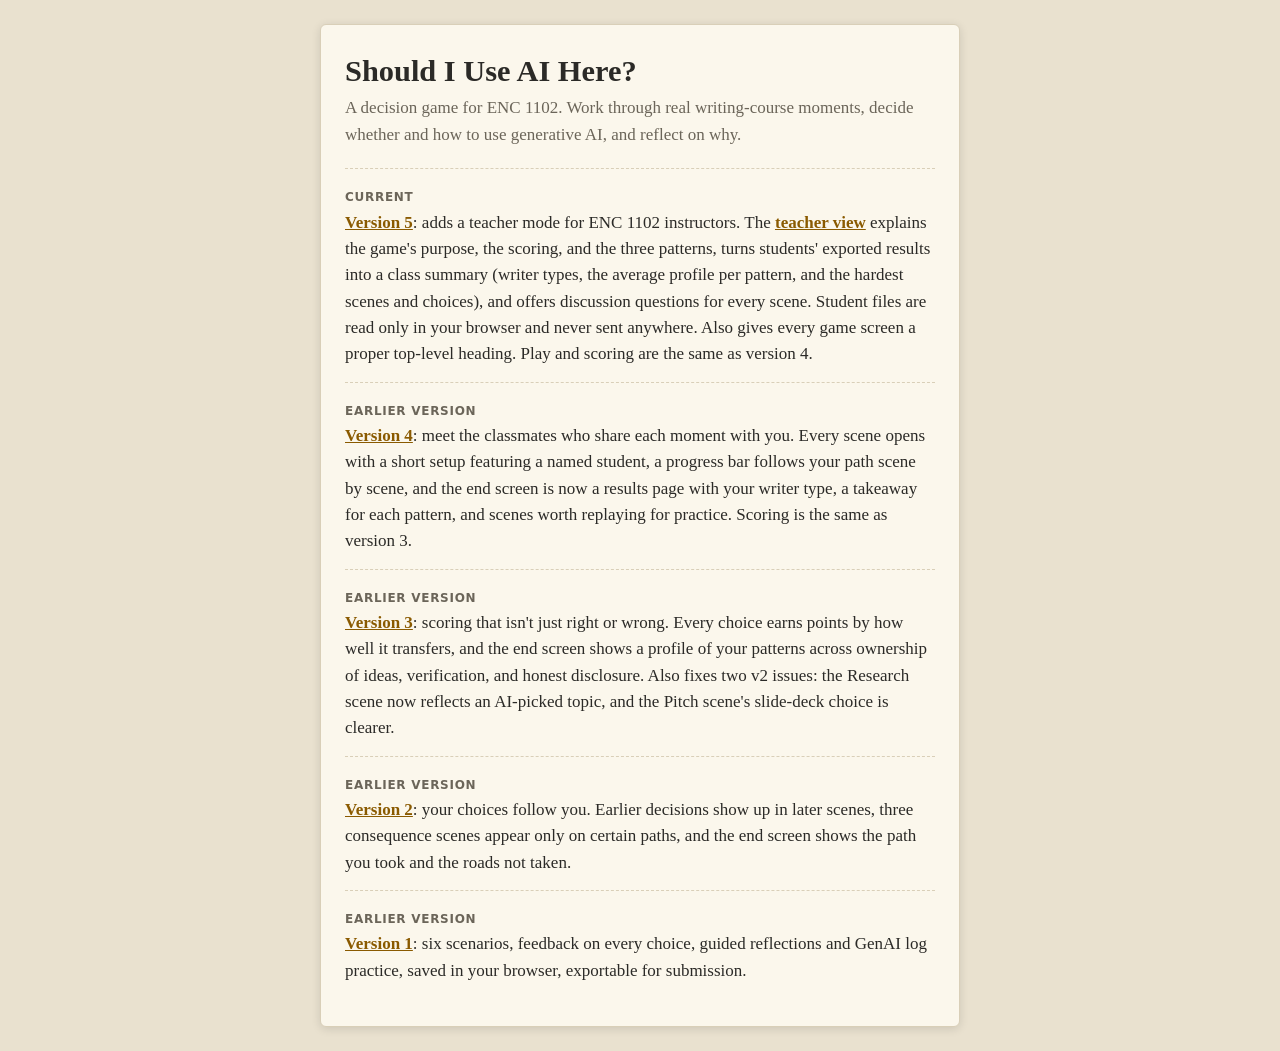
<file: index.html>
<!doctype html>
<html lang="en">
<head>
  <meta charset="utf-8">
  <meta name="viewport" content="width=device-width, initial-scale=1">
  <title>Should I Use AI Here?</title>
  <meta name="description" content="A decision game about when and how to use generative AI in ENC 1102.">
  <style>
    :root { --paper: #fbf7ec; --ink: #2b2a27; --muted: #6b6559; --line: #d9cfb8; --accent: #8a5a00; --desk: #e9e1cf; }
    @media (prefers-color-scheme: dark) {
      :root { --paper: #26241f; --ink: #ece6d8; --muted: #b3ab99; --line: #46413a; --accent: #f0c060; --desk: #1a1916; }
    }
    * { box-sizing: border-box; }
    body { margin: 0; min-height: 100vh; background: var(--desk); color: var(--ink);
      font: 17px/1.55 Georgia, "Iowan Old Style", "Palatino Linotype", serif; padding: 24px 16px; }
    main { max-width: 640px; margin: 0 auto; background: var(--paper); border: 1px solid var(--line);
      border-radius: 6px; padding: 28px 24px; box-shadow: 0 2px 10px rgba(0,0,0,.12); }
    h1 { margin: 0 0 6px; font-size: 1.9rem; line-height: 1.2; }
    p { margin: 0 0 14px; }
    .muted { color: var(--muted); }
    ul { list-style: none; padding: 0; margin: 20px 0 0; }
    li { border-top: 1px dashed var(--line); padding: 14px 0; }
    a { color: var(--accent); font-weight: bold; }
    .tag { font: 600 .75rem/1 system-ui, sans-serif; text-transform: uppercase; letter-spacing: .06em; color: var(--muted); }
  </style>
</head>
<body>
  <main>
    <h1>Should I Use AI Here?</h1>
    <p class="muted">A decision game for ENC 1102. Work through real writing-course moments, decide whether and how to use generative AI, and reflect on why.</p>
    <ul>
      <li>
        <span class="tag">Current</span><br>
        <a href="v5/">Version 5</a>: adds a teacher mode for ENC 1102 instructors. The <a href="v5/teacher.html">teacher view</a> explains the game's purpose, the scoring, and the three patterns, turns students' exported results into a class summary (writer types, the average profile per pattern, and the hardest scenes and choices), and offers discussion questions for every scene. Student files are read only in your browser and never sent anywhere. Also gives every game screen a proper top-level heading. Play and scoring are the same as version 4.
      </li>
      <li>
        <span class="tag">Earlier version</span><br>
        <a href="v4/">Version 4</a>: meet the classmates who share each moment with you. Every scene opens with a short setup featuring a named student, a progress bar follows your path scene by scene, and the end screen is now a results page with your writer type, a takeaway for each pattern, and scenes worth replaying for practice. Scoring is the same as version 3.
      </li>
      <li>
        <span class="tag">Earlier version</span><br>
        <a href="v3/">Version 3</a>: scoring that isn't just right or wrong. Every choice earns points by how well it transfers, and the end screen shows a profile of your patterns across ownership of ideas, verification, and honest disclosure. Also fixes two v2 issues: the Research scene now reflects an AI-picked topic, and the Pitch scene's slide-deck choice is clearer.
      </li>
      <li>
        <span class="tag">Earlier version</span><br>
        <a href="v2/">Version 2</a>: your choices follow you. Earlier decisions show up in later scenes, three consequence scenes appear only on certain paths, and the end screen shows the path you took and the roads not taken.
      </li>
      <li>
        <span class="tag">Earlier version</span><br>
        <a href="v1/">Version 1</a>: six scenarios, feedback on every choice, guided reflections and GenAI log practice, saved in your browser, exportable for submission.
      </li>
    </ul>
  </main>
</body>
</html>
</file>
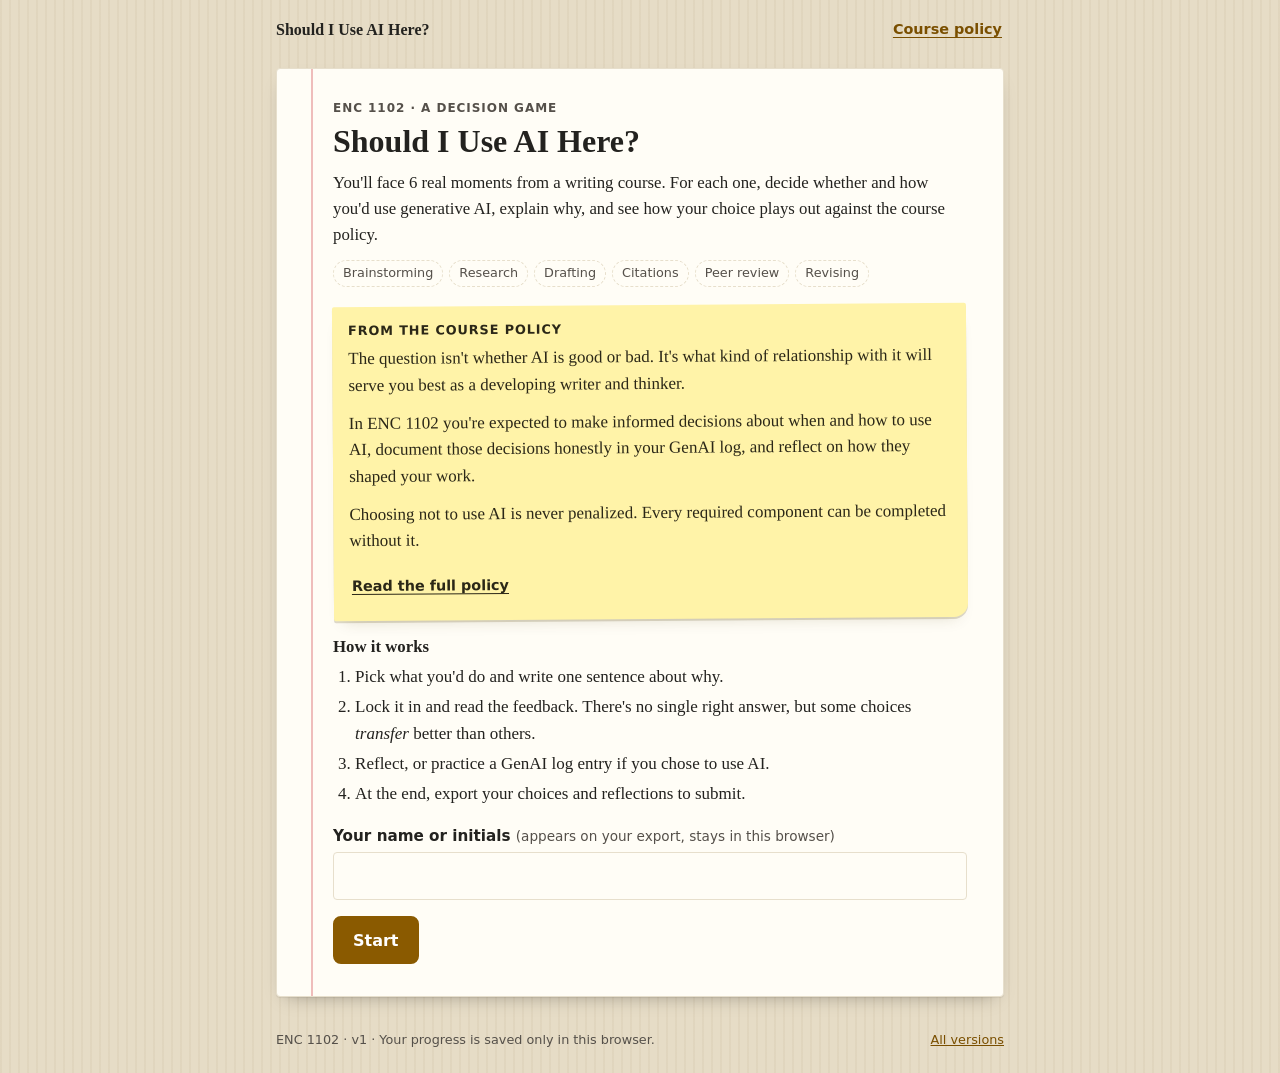
<file: v1/index.html>
<!doctype html>
<html lang="en">
<head>
  <meta charset="utf-8">
  <meta name="viewport" content="width=device-width, initial-scale=1">
  <title>Should I Use AI Here? (v1)</title>
  <meta name="description" content="A decision game about when and how to use generative AI in ENC 1102.">
  <meta name="color-scheme" content="light dark">
  <link rel="stylesheet" href="style.css">
</head>
<body>
  <header class="topbar">
    <a class="brand" href="./" aria-label="Should I Use AI Here? home">Should I Use AI Here?</a>
    <div class="topbar-actions">
      <span id="progress" class="progress" aria-live="polite"></span>
      <button type="button" id="policy-btn" class="link-btn">Course policy</button>
    </div>
  </header>

  <p id="storage-warning" class="storage-warning" hidden>
    Your browser is blocking local storage, so progress won't be saved if you leave this page. Export your work before closing it.
  </p>

  <main id="app" tabindex="-1">
    <p class="loading">Loading scenarios…</p>
  </main>

  <div id="announcer" class="visually-hidden" aria-live="polite"></div>

  <dialog id="policy-dialog" aria-labelledby="policy-title">
    <div class="dialog-inner">
      <div class="dialog-head">
        <h2 id="policy-title">Generative AI Policy Statement</h2>
        <button type="button" class="link-btn" id="policy-close">Close</button>
      </div>
      <div id="policy-body"></div>
    </div>
  </dialog>

  <footer class="foot">
    <span>ENC 1102 · v1 · Your progress is saved only in this browser.</span>
    <a href="../">All versions</a>
  </footer>

  <script src="app.js"></script>
</body>
</html>
</file>
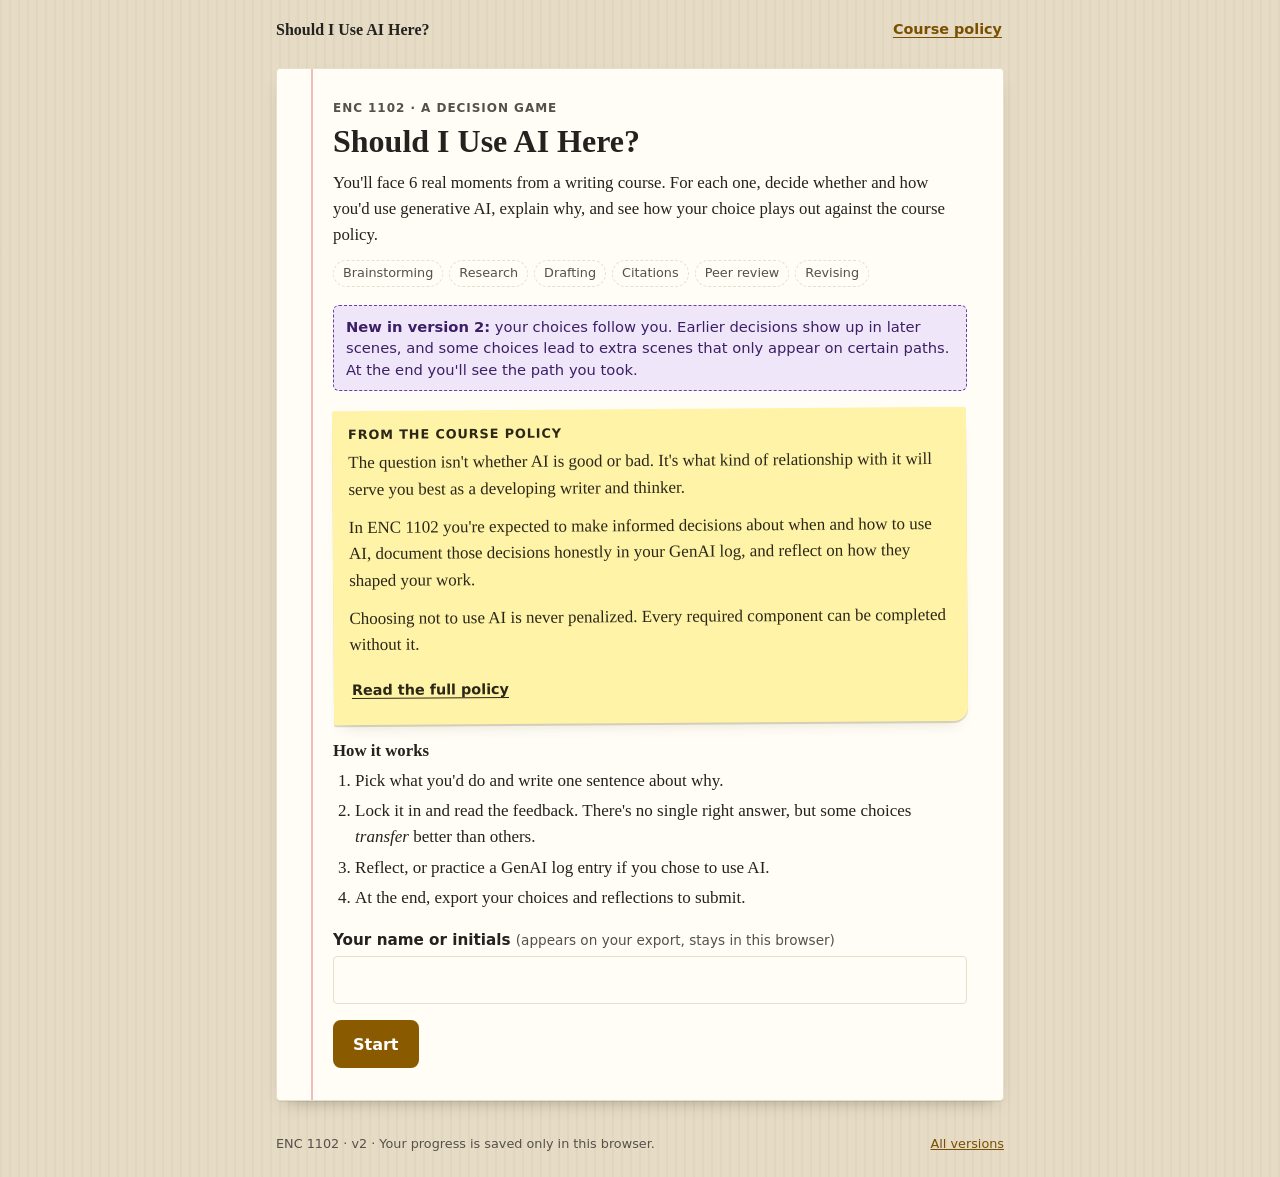
<file: v2/index.html>
<!doctype html>
<html lang="en">
<head>
  <meta charset="utf-8">
  <meta name="viewport" content="width=device-width, initial-scale=1">
  <title>Should I Use AI Here? (v2)</title>
  <meta name="description" content="A decision game about when and how to use generative AI in ENC 1102.">
  <meta name="color-scheme" content="light dark">
  <link rel="stylesheet" href="style.css">
</head>
<body>
  <header class="topbar">
    <a class="brand" href="./" aria-label="Should I Use AI Here? home">Should I Use AI Here?</a>
    <div class="topbar-actions">
      <span id="progress" class="progress" aria-live="polite"></span>
      <button type="button" id="policy-btn" class="link-btn">Course policy</button>
    </div>
  </header>

  <p id="storage-warning" class="storage-warning" hidden>
    Your browser is blocking local storage, so progress won't be saved if you leave this page. Export your work before closing it.
  </p>

  <main id="app" tabindex="-1">
    <p class="loading">Loading scenarios…</p>
  </main>

  <div id="announcer" class="visually-hidden" aria-live="polite"></div>

  <dialog id="policy-dialog" aria-labelledby="policy-title">
    <div class="dialog-inner">
      <div class="dialog-head">
        <h2 id="policy-title">Generative AI Policy Statement</h2>
        <button type="button" class="link-btn" id="policy-close">Close</button>
      </div>
      <div id="policy-body"></div>
    </div>
  </dialog>

  <footer class="foot">
    <span>ENC 1102 · v2 · Your progress is saved only in this browser.</span>
    <a href="../">All versions</a>
  </footer>

  <script src="app.js"></script>
</body>
</html>
</file>
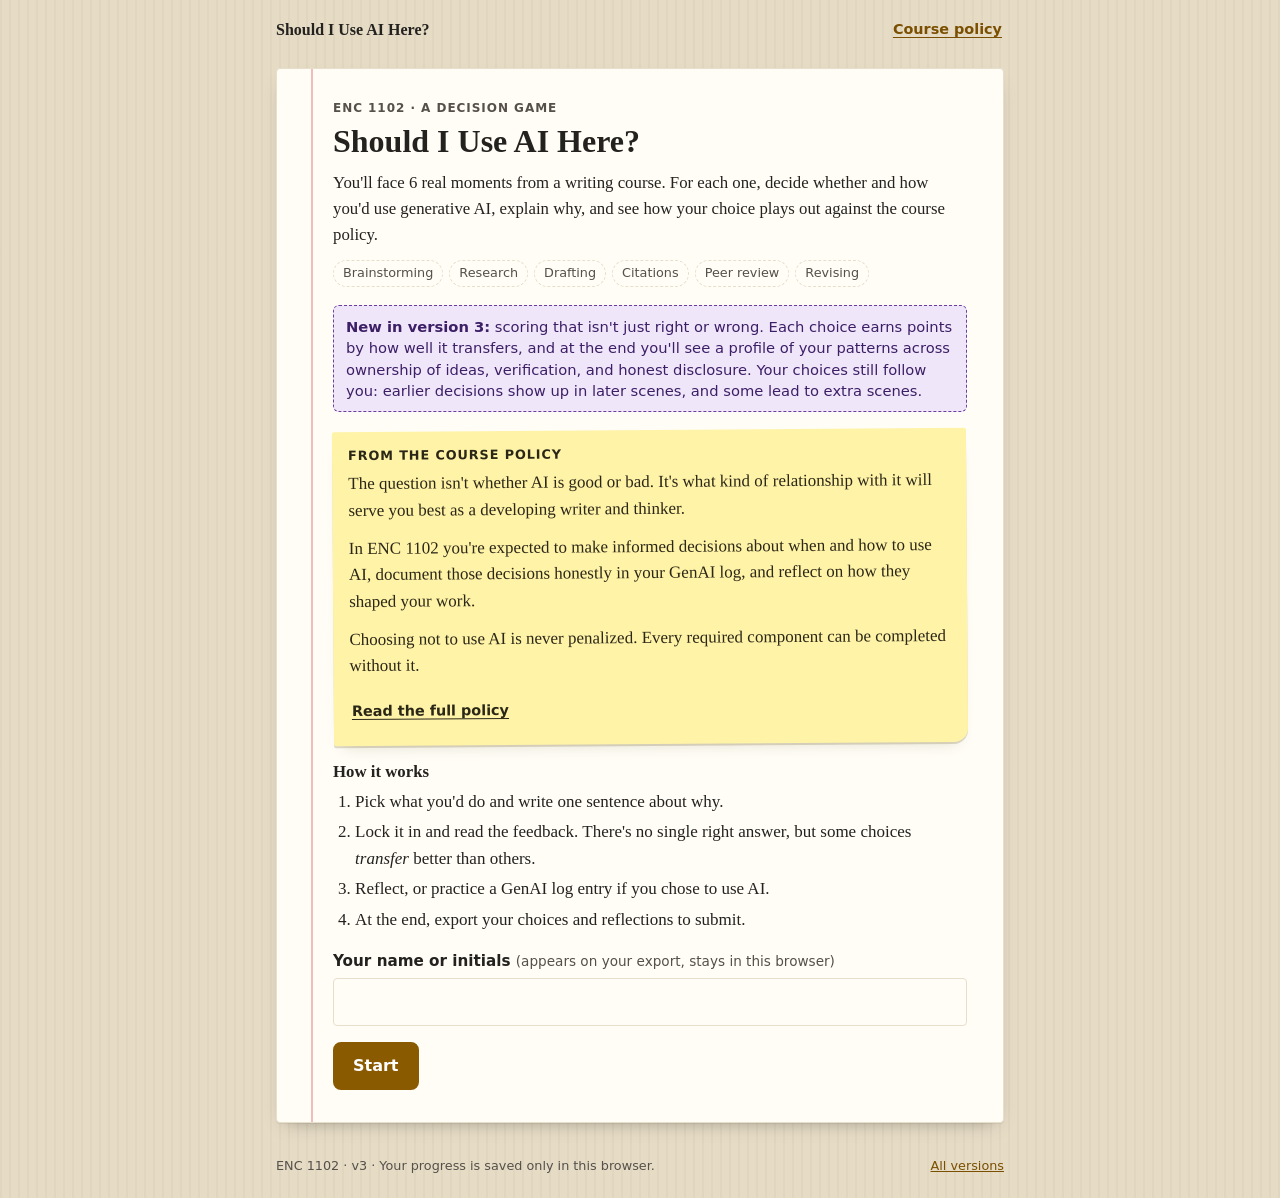
<file: v3/index.html>
<!doctype html>
<html lang="en">
<head>
  <meta charset="utf-8">
  <meta name="viewport" content="width=device-width, initial-scale=1">
  <title>Should I Use AI Here? (v3)</title>
  <meta name="description" content="A decision game about when and how to use generative AI in ENC 1102.">
  <meta name="color-scheme" content="light dark">
  <link rel="stylesheet" href="style.css">
</head>
<body>
  <header class="topbar">
    <a class="brand" href="./" aria-label="Should I Use AI Here? home">Should I Use AI Here?</a>
    <div class="topbar-actions">
      <span id="progress" class="progress" aria-live="polite"></span>
      <button type="button" id="policy-btn" class="link-btn">Course policy</button>
    </div>
  </header>

  <p id="storage-warning" class="storage-warning" hidden>
    Your browser is blocking local storage, so progress won't be saved if you leave this page. Export your work before closing it.
  </p>

  <main id="app" tabindex="-1">
    <p class="loading">Loading scenarios…</p>
  </main>

  <div id="announcer" class="visually-hidden" aria-live="polite"></div>

  <dialog id="policy-dialog" aria-labelledby="policy-title">
    <div class="dialog-inner">
      <div class="dialog-head">
        <h2 id="policy-title">Generative AI Policy Statement</h2>
        <button type="button" class="link-btn" id="policy-close">Close</button>
      </div>
      <div id="policy-body"></div>
    </div>
  </dialog>

  <footer class="foot">
    <span>ENC 1102 · v3 · Your progress is saved only in this browser.</span>
    <a href="../">All versions</a>
  </footer>

  <script src="app.js"></script>
</body>
</html>
</file>
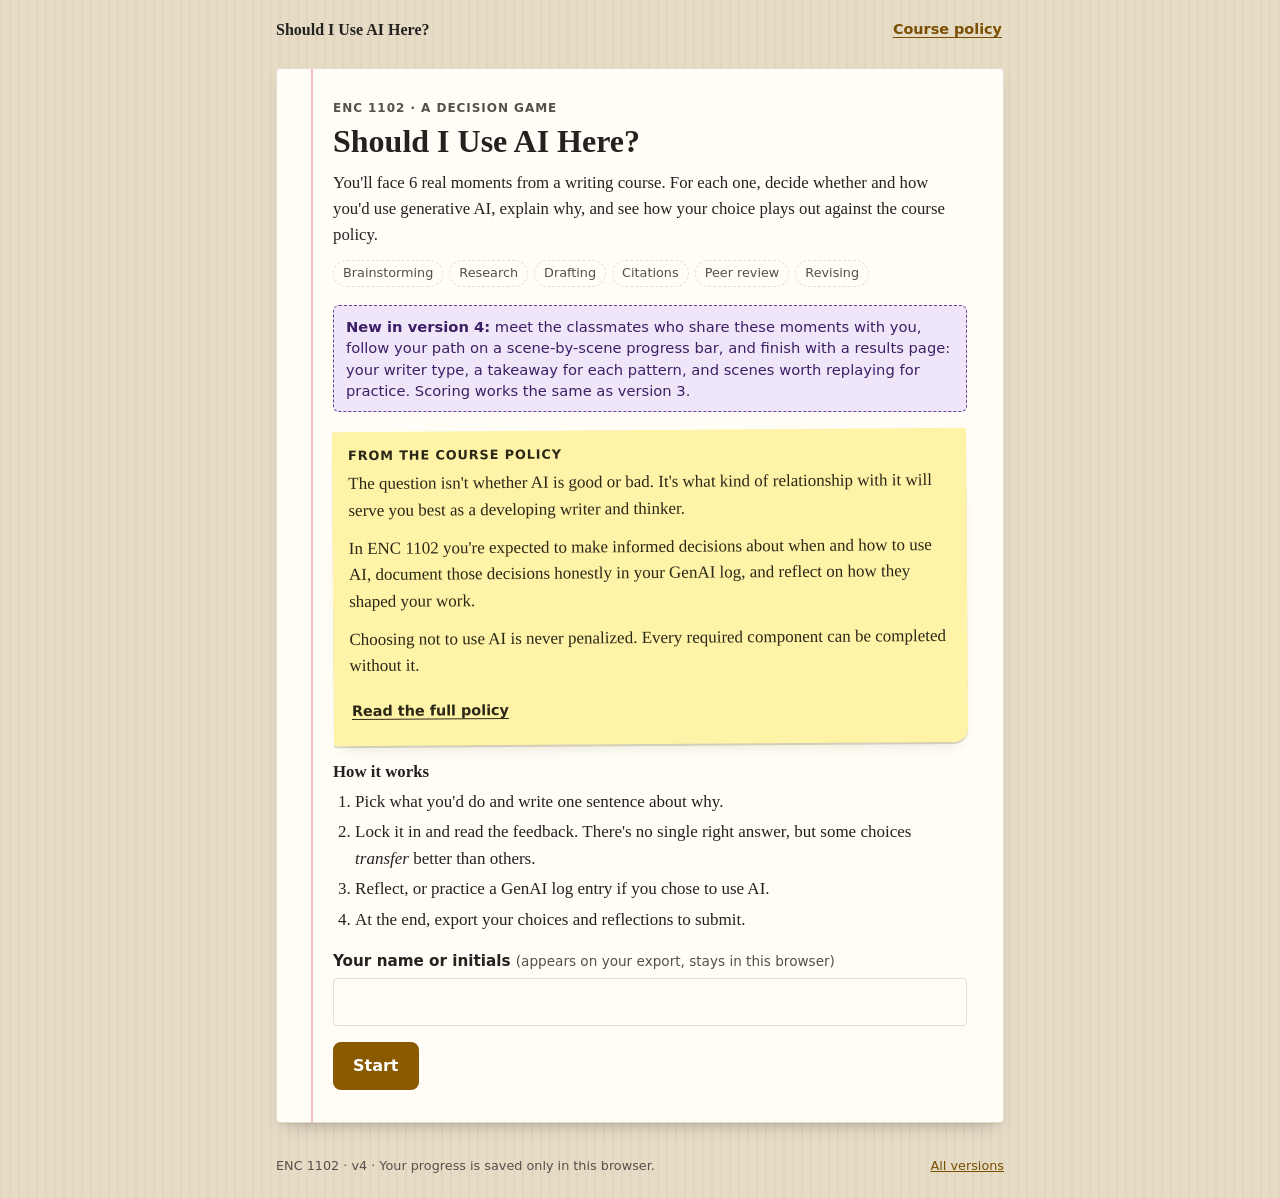
<file: v4/index.html>
<!doctype html>
<html lang="en">
<head>
  <meta charset="utf-8">
  <meta name="viewport" content="width=device-width, initial-scale=1">
  <title>Should I Use AI Here? (v4)</title>
  <meta name="description" content="A decision game about when and how to use generative AI in ENC 1102.">
  <meta name="color-scheme" content="light dark">
  <link rel="stylesheet" href="style.css">
</head>
<body>
  <header class="topbar">
    <a class="brand" href="./" aria-label="Should I Use AI Here? home">Should I Use AI Here?</a>
    <div class="topbar-actions">
      <span id="progress" class="progress" aria-live="polite"></span>
      <button type="button" id="policy-btn" class="link-btn">Course policy</button>
    </div>
  </header>

  <p id="storage-warning" class="storage-warning" hidden>
    Your browser is blocking local storage, so progress won't be saved if you leave this page. Export your work before closing it.
  </p>

  <main id="app" tabindex="-1">
    <p class="loading">Loading scenarios…</p>
  </main>

  <div id="announcer" class="visually-hidden" aria-live="polite"></div>

  <dialog id="policy-dialog" aria-labelledby="policy-title">
    <div class="dialog-inner">
      <div class="dialog-head">
        <h2 id="policy-title">Generative AI Policy Statement</h2>
        <button type="button" class="link-btn" id="policy-close">Close</button>
      </div>
      <div id="policy-body"></div>
    </div>
  </dialog>

  <footer class="foot">
    <span>ENC 1102 · v4 · Your progress is saved only in this browser.</span>
    <a href="../">All versions</a>
  </footer>

  <script src="app.js"></script>
</body>
</html>
</file>
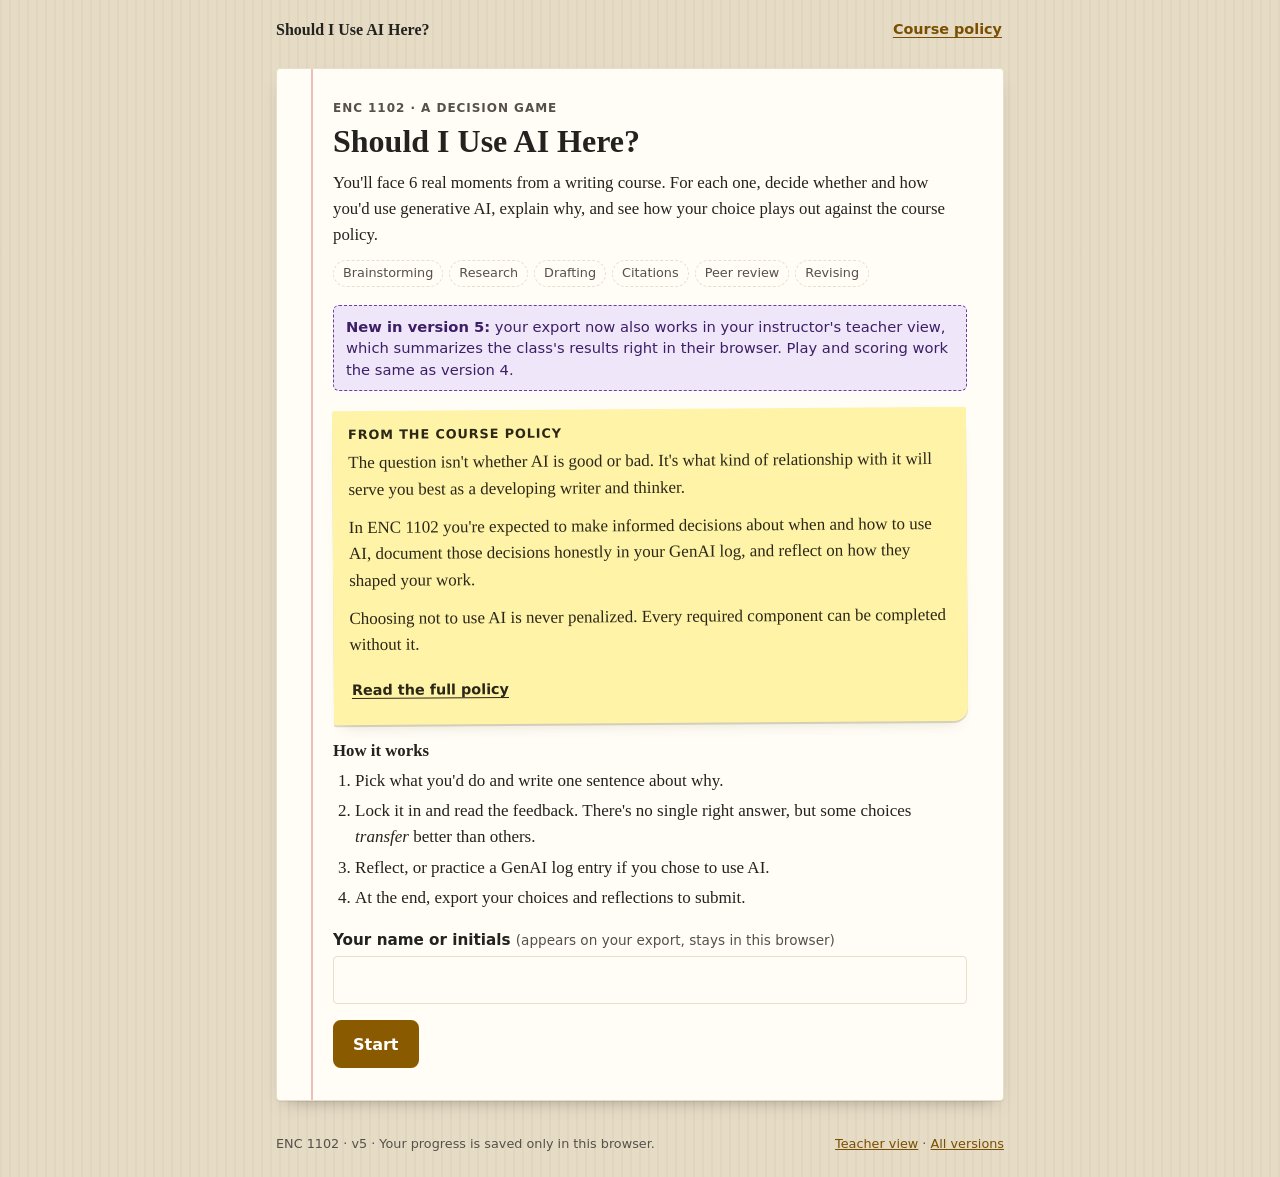
<file: v5/index.html>
<!doctype html>
<html lang="en">
<head>
  <meta charset="utf-8">
  <meta name="viewport" content="width=device-width, initial-scale=1">
  <title>Should I Use AI Here? (v5)</title>
  <meta name="description" content="A decision game about when and how to use generative AI in ENC 1102.">
  <meta name="color-scheme" content="light dark">
  <link rel="stylesheet" href="style.css">
</head>
<body>
  <header class="topbar">
    <a class="brand" href="./" aria-label="Should I Use AI Here? home">Should I Use AI Here?</a>
    <div class="topbar-actions">
      <span id="progress" class="progress" aria-live="polite"></span>
      <button type="button" id="policy-btn" class="link-btn">Course policy</button>
    </div>
  </header>

  <p id="storage-warning" class="storage-warning" hidden>
    Your browser is blocking local storage, so progress won't be saved if you leave this page. Export your work before closing it.
  </p>

  <main id="app" tabindex="-1">
    <p class="loading">Loading scenarios…</p>
  </main>

  <div id="announcer" class="visually-hidden" aria-live="polite"></div>

  <dialog id="policy-dialog" aria-labelledby="policy-title">
    <div class="dialog-inner">
      <div class="dialog-head">
        <h2 id="policy-title">Generative AI Policy Statement</h2>
        <button type="button" class="link-btn" id="policy-close">Close</button>
      </div>
      <div id="policy-body"></div>
    </div>
  </dialog>

  <footer class="foot">
    <span>ENC 1102 · v5 · Your progress is saved only in this browser.</span>
    <span class="foot-links"><a href="teacher.html">Teacher view</a> · <a href="../">All versions</a></span>
  </footer>

  <script src="app.js"></script>
</body>
</html>
</file>
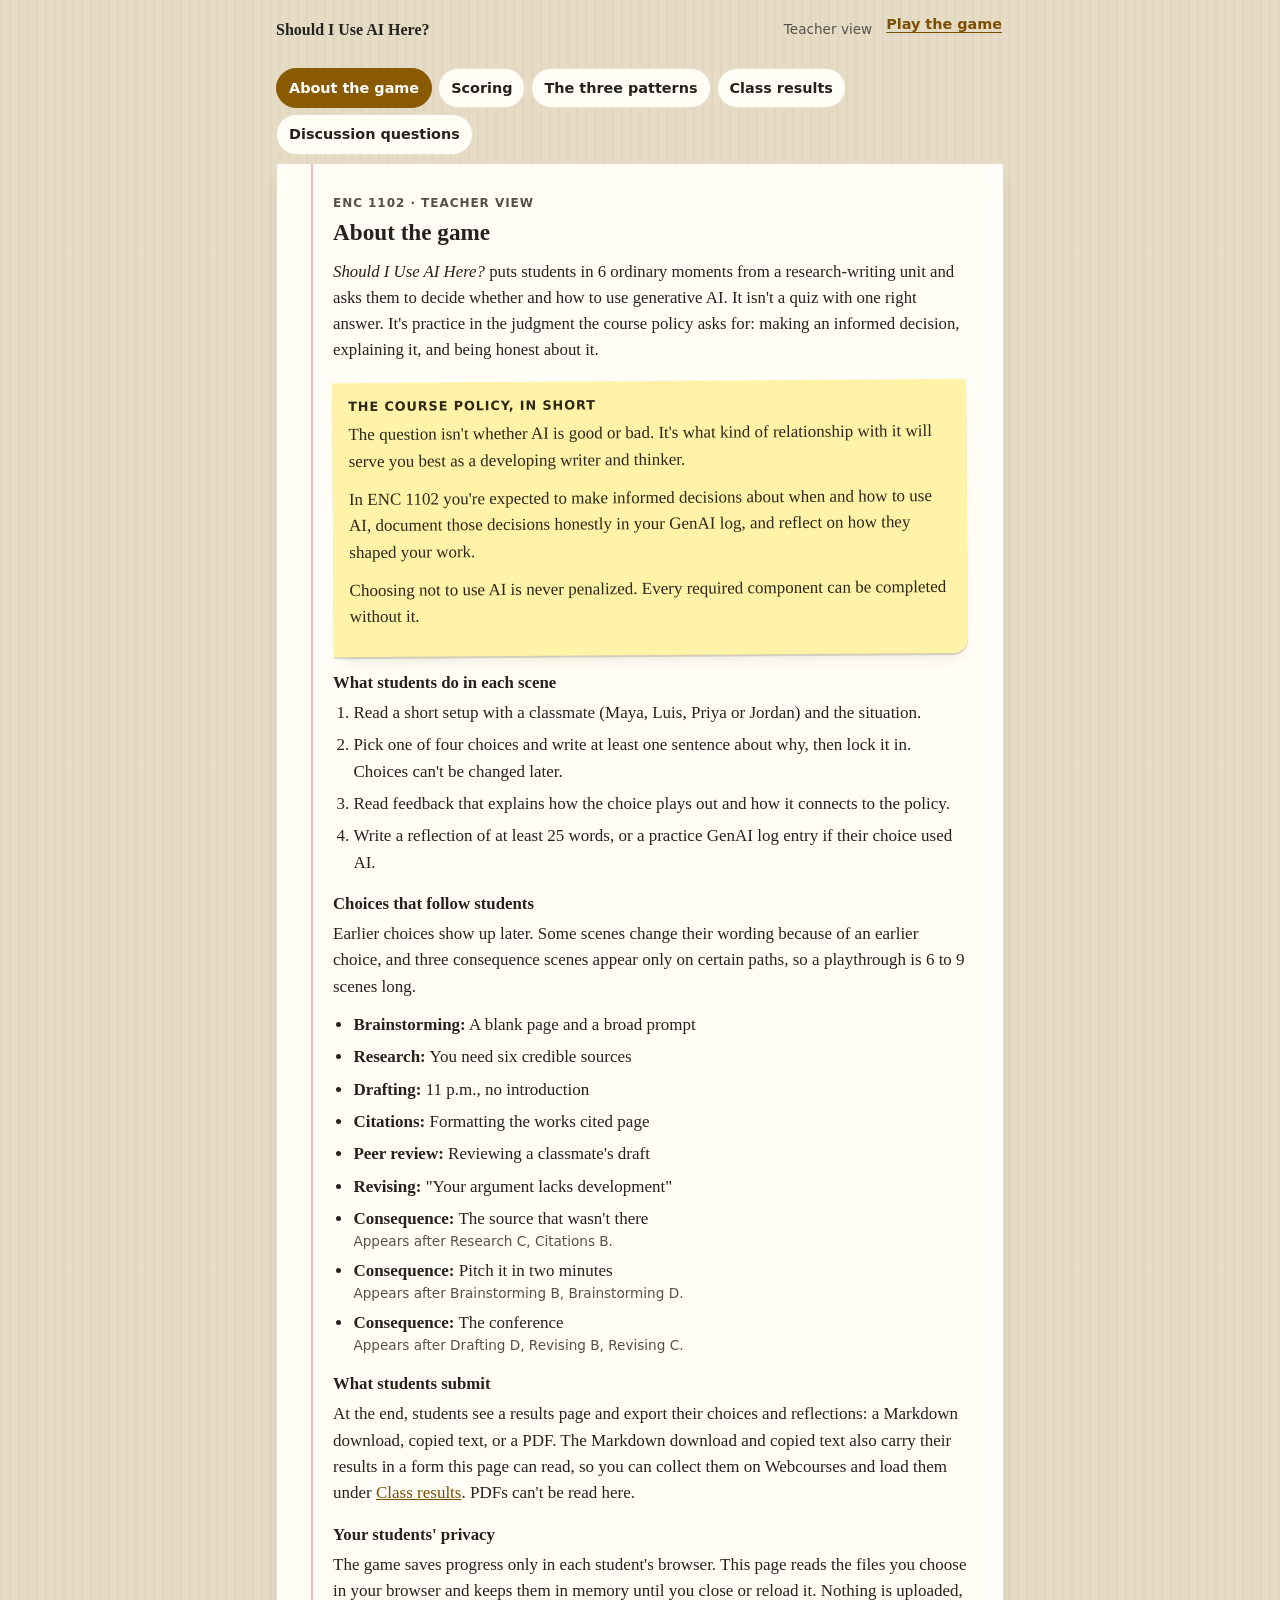
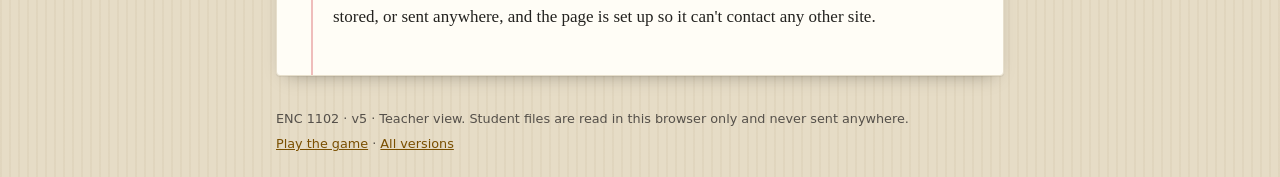
<file: v5/teacher.html>
<!doctype html>
<html lang="en">
<head>
  <meta charset="utf-8">
  <meta name="viewport" content="width=device-width, initial-scale=1">
  <!-- Everything stays in this browser: scripts, styles and data may only come from this site,
       and the page can't send anything anywhere (no forms post, no outside connections). -->
  <meta http-equiv="Content-Security-Policy" content="default-src 'self'; script-src 'self'; style-src 'self' 'unsafe-inline'; img-src 'self' data:; connect-src 'self'; form-action 'none'; base-uri 'none'; object-src 'none'">
  <meta name="referrer" content="no-referrer">
  <title>Teacher View · Should I Use AI Here? (v5)</title>
  <meta name="description" content="Teacher view for the ENC 1102 decision game: how it works, how it scores, a class summary from students' exports, and discussion questions.">
  <meta name="color-scheme" content="light dark">
  <link rel="stylesheet" href="style.css">
</head>
<body class="teacher">
  <header class="topbar">
    <a class="brand" href="../">Should I Use AI Here?</a>
    <div class="topbar-actions">
      <span class="progress">Teacher view</span>
      <a class="link-btn" href="./">Play the game</a>
    </div>
  </header>

  <main id="app" tabindex="-1">
    <p class="loading">Loading the scenes…</p>
  </main>

  <div id="announcer" class="visually-hidden" aria-live="polite"></div>

  <footer class="foot">
    <span>ENC 1102 · v5 · Teacher view. Student files are read in this browser only and never sent anywhere.</span>
    <span class="foot-links"><a href="./">Play the game</a> · <a href="../">All versions</a></span>
  </footer>

  <script src="teacher.js"></script>
</body>
</html>
</file>
<file: v1/style.css>
/* Should I Use AI Here? (v1): notebook-on-a-desk theme, mobile first. */

:root {
  --desk: #e6dcc6;
  --desk-grain: rgba(120, 90, 40, 0.05);
  --paper: #fffdf6;
  --paper-edge: #e7dfcc;
  --ink: #23221f;
  --ink-soft: #55504a;
  --rule: #c9daea;
  --margin-line: #e8a3a3;
  --accent: #7a4f00;
  --accent-ink: #ffffff;
  --accent-bg: #8a5a00;
  --note: #fff3a8;
  --note-ink: #2b2717;
  --note-shadow: rgba(80, 60, 0, 0.18);
  --focus: #1f5fbf;

  --r-transfers-bg: #d7efd9; --r-transfers-ink: #1b4d23; --r-transfers-edge: #5f9e67;
  --r-works-bg: #d9e8f7;     --r-works-ink: #173b63;     --r-works-edge: #5b88b8;
  --r-shortcut-bg: #fbe3c4;  --r-shortcut-ink: #6a3b00;  --r-shortcut-edge: #c98a3a;
  --r-line-bg: #f6d3d3;      --r-line-ink: #7a1414;      --r-line-edge: #c45656;

  --font-body: Georgia, "Iowan Old Style", "Palatino Linotype", "Book Antiqua", serif;
  --font-hand: "Segoe Print", "Bradley Hand", "Comic Sans MS", "Chalkboard SE", cursive;
  --font-ui: system-ui, -apple-system, "Segoe UI", Roboto, sans-serif;
  --line-h: 1.6rem;
}

@media (prefers-color-scheme: dark) {
  :root {
    --desk: #1b1a17;
    --desk-grain: rgba(255, 255, 255, 0.02);
    --paper: #2a2823;
    --paper-edge: #3c3931;
    --ink: #ece6d8;
    --ink-soft: #bdb4a2;
    --rule: #3b4654;
    --margin-line: #7a4646;
    --accent: #f0c060;
    --accent-ink: #1b1a17;
    --accent-bg: #f0c060;
    --note: #4a4426;
    --note-ink: #f6eec8;
    --note-shadow: rgba(0, 0, 0, 0.4);
    --focus: #8ab8ff;

    --r-transfers-bg: #23412a; --r-transfers-ink: #bfe8c5; --r-transfers-edge: #5f9e67;
    --r-works-bg: #1f3550;     --r-works-ink: #c7defa;     --r-works-edge: #5b88b8;
    --r-shortcut-bg: #4a3216;  --r-shortcut-ink: #fbd9a8;  --r-shortcut-edge: #c98a3a;
    --r-line-bg: #4c2020;      --r-line-ink: #ffcaca;      --r-line-edge: #c45656;
  }
}

* { box-sizing: border-box; }
html { -webkit-text-size-adjust: 100%; }
body {
  margin: 0;
  min-height: 100vh;
  display: flex;
  flex-direction: column;
  background-color: var(--desk);
  background-image: repeating-linear-gradient(90deg, var(--desk-grain) 0 2px, transparent 2px 9px);
  color: var(--ink);
  font: 17px/1.55 var(--font-body);
}

:focus-visible { outline: 3px solid var(--focus); outline-offset: 2px; }
h1:focus, h2:focus { outline: none; }

.visually-hidden {
  position: absolute !important; width: 1px; height: 1px; overflow: hidden;
  clip: rect(0 0 0 0); clip-path: inset(50%); white-space: nowrap;
}

/* ---------- top bar & footer ---------- */
.topbar {
  display: flex; align-items: center; justify-content: space-between; gap: 12px;
  padding: 10px 16px; font-family: var(--font-ui);
  max-width: 760px; width: 100%; margin: 0 auto;
}
.brand { color: var(--ink); text-decoration: none; font: 700 1rem/1.2 var(--font-body); }
.topbar-actions { display: flex; align-items: center; gap: 12px; flex-wrap: wrap; justify-content: flex-end; }
.progress { font-size: .85rem; color: var(--ink-soft); }
.foot {
  margin-top: auto; padding: 18px 16px 24px; font: .8rem/1.4 var(--font-ui); color: var(--ink-soft);
  display: flex; flex-wrap: wrap; gap: 8px 16px; justify-content: space-between;
  max-width: 760px; width: 100%; margin-left: auto; margin-right: auto;
}
.foot a { color: var(--accent); }

.storage-warning {
  max-width: 728px; margin: 0 auto 8px; padding: 10px 14px; border-radius: 6px;
  background: var(--r-shortcut-bg); color: var(--r-shortcut-ink); font: .9rem/1.4 var(--font-ui);
}
.storage-warning[hidden] { display: none; }

main { width: 100%; max-width: 760px; margin: 0 auto; padding: 0 16px; outline: none; }
.loading { text-align: center; padding: 40px 0; color: var(--ink-soft); }

/* ---------- paper card ---------- */
.card {
  position: relative;
  background-color: var(--paper);
  border: 1px solid var(--paper-edge);
  border-radius: 4px;
  padding: 24px 18px 24px 30px;
  margin: 8px 0 16px;
  box-shadow: 0 1px 1px rgba(0,0,0,.06), 0 8px 18px -10px rgba(0,0,0,.35);
}
/* red margin line like a notebook */
.card::before {
  content: ""; position: absolute; top: 0; bottom: 0; left: 18px; width: 2px;
  background: var(--margin-line); opacity: .7;
}
@media (min-width: 600px) {
  .card { padding: 32px 36px 32px 56px; }
  .card::before { left: 34px; }
}

h1 { font-size: 2rem; line-height: 1.15; margin: 0 0 10px; }
h2 { font-size: 1.45rem; line-height: 1.25; margin: 0 0 12px; }
.small-h { font-size: 1.05rem; margin: 18px 0 6px; }
p { margin: 0 0 12px; }
.lede { font-size: 1.05rem; }
.eyebrow {
  font: 600 .75rem/1.2 var(--font-ui); text-transform: uppercase; letter-spacing: .08em;
  color: var(--ink-soft); margin: 0 0 8px;
}
.stage-tag {
  display: inline-block; padding: 3px 8px; border-radius: 3px;
  background: var(--note); color: var(--note-ink); transform: rotate(-1.5deg);
  box-shadow: 0 1px 2px var(--note-shadow);
}
.hint { font: .85rem/1.45 var(--font-ui); color: var(--ink-soft); }
.muted { color: var(--ink-soft); }
code { font-size: .9em; }

.stage-list { list-style: none; padding: 0; margin: 12px 0 18px; display: flex; flex-wrap: wrap; gap: 6px; }
.stage-list li {
  font: .8rem/1 var(--font-ui); padding: 6px 9px; border: 1px dashed var(--paper-edge);
  border-radius: 999px; color: var(--ink-soft);
}
.how ol { padding-left: 1.3em; margin: 0 0 8px; }
.how li { margin-bottom: 4px; }

/* ---------- sticky notes ---------- */
.sticky-note {
  background: var(--note); color: var(--note-ink);
  padding: 16px 16px 14px; margin: 18px 0; border-radius: 2px 2px 14px 2px;
  box-shadow: 0 2px 0 var(--note-shadow), 0 10px 16px -10px var(--note-shadow);
  transform: rotate(-.4deg);
}
.sticky-note .link-btn { color: var(--note-ink); }
.note-title { font: 700 .8rem/1.2 var(--font-ui); text-transform: uppercase; letter-spacing: .07em; margin-bottom: 8px; }

/* ---------- scenario ---------- */
.meter { height: 6px; background: var(--paper-edge); border-radius: 999px; overflow: hidden; margin: 4px 0 6px; }
.meter span { display: block; height: 100%; background: var(--accent-bg); transition: width .3s; }
.assignment, .goal { font-size: .95rem; color: var(--ink-soft); }
.situation { font-size: 1.08rem; }

.choices { border: 0; margin: 18px 0 0; padding: 0; min-width: 0; }
.choices legend { font: 700 1rem/1.3 var(--font-ui); margin-bottom: 10px; padding: 0; }
.choice {
  display: flex; align-items: flex-start; gap: 12px; cursor: pointer;
  padding: 12px 12px; margin: 0 0 10px; min-height: 48px;
  border: 2px solid var(--paper-edge); border-radius: 8px; background: var(--paper);
  transition: border-color .15s, background-color .15s;
}
.choice:hover { border-color: var(--ink-soft); }
.choice input { position: absolute; opacity: 0; width: 1px; height: 1px; }
.choice:has(input:focus-visible) { outline: 3px solid var(--focus); outline-offset: 2px; }
.choice.selected { border-color: var(--accent); background: color-mix(in srgb, var(--note) 35%, var(--paper)); }
.choice.dimmed { opacity: .55; cursor: default; }
.choice.dimmed:hover { border-color: var(--paper-edge); }
.choice:has(input:disabled) { cursor: default; }
.choice-letter {
  flex: none; width: 30px; height: 30px; border-radius: 50%;
  display: inline-flex; align-items: center; justify-content: center;
  border: 2px solid var(--ink-soft); font: 700 .9rem/1 var(--font-ui); color: var(--ink-soft);
}
.choice.selected .choice-letter { background: var(--accent-bg); border-color: var(--accent-bg); color: var(--accent-ink); }
.choice-text { padding-top: 3px; }
.locked-note { font: .85rem/1.4 var(--font-ui); color: var(--ink-soft); }

/* ---------- reflection: ruled paper ---------- */
.reflect { margin: 18px 0 0; border: 0; padding: 0; min-width: 0; }
.reflect-label { display: block; font: 700 1rem/1.35 var(--font-ui); margin-bottom: 8px; padding: 0; }
.log-entry .log-q { display: block; font: 600 .92rem/1.35 var(--font-ui); margin: 14px 0 4px; }
textarea.ruled, .start-form input {
  width: 100%; display: block;
  font: 1.05rem/var(--line-h) var(--font-hand);
  color: var(--ink);
  border: 1px solid var(--paper-edge); border-radius: 4px;
  padding: 0 10px; resize: vertical;
}
textarea.ruled {
  background-color: var(--paper);
  background-image: repeating-linear-gradient(to bottom, transparent 0, transparent calc(var(--line-h) - 1px), var(--rule) calc(var(--line-h) - 1px), var(--rule) var(--line-h));
  background-attachment: local;
  line-height: var(--line-h);
  min-height: calc(var(--line-h) * 3);
}
textarea.ruled[readonly] { opacity: .85; }
.start-form input { background: var(--paper); padding: 10px 12px; min-height: 48px; }
.start-form label { display: block; font: 700 .95rem/1.35 var(--font-ui); margin: 18px 0 6px; }
.start-form .hint { font-weight: 400; }
.field-error { color: var(--r-line-ink); font: .85rem/1.4 var(--font-ui); margin-top: 6px; }
.field-error[hidden] { display: none; }
.count { font: .82rem/1.4 var(--font-ui); color: var(--ink-soft); margin: 6px 0 0; min-height: 1.2em; }
.count.ok { color: var(--r-transfers-ink); }

.pre-saved { margin-top: 16px; }
.label-sm { font: 600 .8rem/1.2 var(--font-ui); text-transform: uppercase; letter-spacing: .06em; color: var(--ink-soft); margin-bottom: 4px; }
blockquote { margin: 0; padding: 6px 12px; border-left: 3px solid var(--rule); font: 1.02rem/1.5 var(--font-hand); }

/* ---------- feedback ---------- */
.feedback { outline: none; margin-top: 22px; transform: rotate(.3deg); }
.feedback:focus-visible { outline: 3px solid var(--focus); }
.rating-sticker {
  display: inline-flex; flex-direction: column; gap: 2px;
  padding: 8px 12px; margin-bottom: 12px; border-radius: 6px; border: 2px solid;
  transform: rotate(-2deg);
}
.rating-label { font: 800 1rem/1.2 var(--font-ui); letter-spacing: .02em; }
.rating-desc { font: .8rem/1.3 var(--font-ui); }
.rating-transfers { background: var(--r-transfers-bg); color: var(--r-transfers-ink); border-color: var(--r-transfers-edge); }
.rating-works     { background: var(--r-works-bg);     color: var(--r-works-ink);     border-color: var(--r-works-edge); }
.rating-shortcut  { background: var(--r-shortcut-bg);  color: var(--r-shortcut-ink);  border-color: var(--r-shortcut-edge); }
.rating-line      { background: var(--r-line-bg);      color: var(--r-line-ink);      border-color: var(--r-line-edge); }
.feedback-text { font-size: 1.02rem; }
.policy-link, .ethics-note { font-size: .93rem; padding-top: 8px; border-top: 1px dashed color-mix(in srgb, var(--note-ink) 30%, transparent); }

/* ---------- buttons ---------- */
.btn-row { display: flex; gap: 10px; margin-top: 16px; flex-wrap: wrap; }
.btn {
  font: 600 1rem/1.2 var(--font-ui); min-height: 48px; padding: 12px 18px;
  border-radius: 8px; border: 2px solid var(--ink-soft); background: var(--paper); color: var(--ink);
  cursor: pointer; flex: 1 1 auto;
}
@media (min-width: 600px) { .btn { flex: 0 0 auto; } }
.btn:hover { border-color: var(--ink); }
.btn.primary { background: var(--accent-bg); border-color: var(--accent-bg); color: var(--accent-ink); }
.btn.primary:hover { filter: brightness(1.08); }
.btn.ghost { background: transparent; border-color: var(--paper-edge); }
.btn.small { min-height: 40px; padding: 8px 12px; font-size: .88rem; }
.btn:disabled { opacity: .45; cursor: not-allowed; filter: none; }
.link-btn {
  background: none; border: 0; padding: 6px 2px; min-height: 40px; cursor: pointer;
  font: 600 .9rem/1.2 var(--font-ui); color: var(--accent); text-decoration: underline; text-underline-offset: 3px;
}

/* ---------- finish ---------- */
.tally { list-style: none; padding: 0; margin: 12px 0 18px; display: flex; flex-wrap: wrap; gap: 8px; }
.pill { display: inline-block; padding: 5px 10px; border-radius: 999px; border: 1.5px solid; font: 700 .8rem/1.2 var(--font-ui); }
.finish-list { list-style: none; padding: 0; margin: 0; }
.finish-row {
  display: flex; flex-direction: column; gap: 10px;
  padding: 14px 0; border-top: 1px solid var(--rule);
}
.finish-row:last-child { border-bottom: 1px solid var(--rule); }
.finish-title { font-weight: 700; margin-bottom: 4px; }
.finish-choice { font-size: .95rem; color: var(--ink-soft); margin: 0; }
.finish-side { display: flex; align-items: center; gap: 10px; flex-wrap: wrap; }
@media (min-width: 600px) {
  .finish-row { flex-direction: row; justify-content: space-between; align-items: center; }
  .finish-side { flex-direction: column; align-items: flex-end; flex: none; max-width: 210px; }
}
.export-box p { margin-bottom: 8px; }
.export-box .btn { background: var(--paper); color: var(--ink); border-color: var(--note-ink); }
.export-box .btn.primary { background: var(--accent-bg); color: var(--accent-ink); border-color: var(--accent-bg); }
.export-box .count { color: var(--note-ink); }

/* ---------- explore ---------- */
.explore-list { margin-top: 14px; }
.explore-item { border: 2px solid var(--paper-edge); border-radius: 8px; margin-bottom: 10px; background: var(--paper); }
.explore-item.mine { border-color: var(--accent); }
.explore-item summary {
  display: flex; gap: 12px; align-items: flex-start; padding: 12px; cursor: pointer; list-style: none; min-height: 48px;
}
.explore-item summary::-webkit-details-marker { display: none; }
.explore-body { padding: 0 14px 14px 54px; }
.mine-tag {
  display: inline-block; margin-left: 6px; padding: 2px 7px; border-radius: 3px;
  background: var(--note); color: var(--note-ink); font: 700 .72rem/1.3 var(--font-ui); text-transform: uppercase; letter-spacing: .05em;
}
@media (max-width: 420px) { .explore-body { padding-left: 14px; } }

/* ---------- dialog ---------- */
dialog {
  width: min(680px, calc(100vw - 24px)); max-height: calc(100vh - 40px);
  padding: 0; border: 1px solid var(--paper-edge); border-radius: 6px;
  background: var(--paper); color: var(--ink);
}
dialog::backdrop { background: rgba(0, 0, 0, .45); }
.dialog-inner { padding: 20px 20px 24px; }
.dialog-head {
  display: flex; justify-content: space-between; align-items: center; gap: 12px;
  position: sticky; top: -20px; background: var(--paper); padding: 8px 0; margin: -8px 0 8px;
}
.dialog-head h2 { margin: 0; font-size: 1.2rem; }
#policy-body p { font-size: .97rem; }

.error-card ul { padding-left: 1.2em; }

/* ---------- print ---------- */
.print-item { padding: 12px 0; border-top: 1px solid var(--rule); }
.print-item h3 { margin: 0 0 8px; font-size: 1.1rem; }
.print-item dt { font-weight: 700; margin-top: 6px; }
.print-item dd { margin: 2px 0 6px 0; }

@media print {
  :root { --paper: #fff; --ink: #000; --ink-soft: #333; --rule: #bbb; }
  body { background: #fff; color: #000; font-size: 11.5pt; }
  .topbar, .foot, .no-print, .storage-warning, dialog { display: none !important; }
  main { max-width: none; padding: 0; }
  .card { border: 0; box-shadow: none; padding: 0; margin: 0; }
  .card::before { display: none; }
  .print-item { break-inside: avoid; }
}

@media (prefers-reduced-motion: reduce) {
  *, *::before, *::after { transition: none !important; scroll-behavior: auto !important; }
  .sticky-note, .feedback, .rating-sticker, .stage-tag { transform: none; }
}

/* Keep the top bar on one line on small phones. */
@media (max-width: 420px) {
  .brand { font-size: .9rem; white-space: nowrap; }
  .topbar { padding: 8px 16px; gap: 8px; }
  .topbar-actions { gap: 8px; flex-wrap: nowrap; }
  .progress { font-size: .75rem; white-space: nowrap; }
  .topbar .link-btn { font-size: .8rem; white-space: nowrap; }
}
</file>
<file: v2/style.css>
/* Should I Use AI Here? (v1): notebook-on-a-desk theme, mobile first. */

:root {
  --desk: #e6dcc6;
  --desk-grain: rgba(120, 90, 40, 0.05);
  --paper: #fffdf6;
  --paper-edge: #e7dfcc;
  --ink: #23221f;
  --ink-soft: #55504a;
  --rule: #c9daea;
  --margin-line: #e8a3a3;
  --accent: #7a4f00;
  --accent-ink: #ffffff;
  --accent-bg: #8a5a00;
  --note: #fff3a8;
  --note-ink: #2b2717;
  --note-shadow: rgba(80, 60, 0, 0.18);
  --focus: #1f5fbf;

  --r-transfers-bg: #d7efd9; --r-transfers-ink: #1b4d23; --r-transfers-edge: #5f9e67;
  --r-works-bg: #d9e8f7;     --r-works-ink: #173b63;     --r-works-edge: #5b88b8;
  --r-shortcut-bg: #fbe3c4;  --r-shortcut-ink: #6a3b00;  --r-shortcut-edge: #c98a3a;
  --r-line-bg: #f6d3d3;      --r-line-ink: #7a1414;      --r-line-edge: #c45656;

  --font-body: Georgia, "Iowan Old Style", "Palatino Linotype", "Book Antiqua", serif;
  --font-hand: "Segoe Print", "Bradley Hand", "Comic Sans MS", "Chalkboard SE", cursive;
  --font-ui: system-ui, -apple-system, "Segoe UI", Roboto, sans-serif;
  --line-h: 1.6rem;
}

@media (prefers-color-scheme: dark) {
  :root {
    --desk: #1b1a17;
    --desk-grain: rgba(255, 255, 255, 0.02);
    --paper: #2a2823;
    --paper-edge: #3c3931;
    --ink: #ece6d8;
    --ink-soft: #bdb4a2;
    --rule: #3b4654;
    --margin-line: #7a4646;
    --accent: #f0c060;
    --accent-ink: #1b1a17;
    --accent-bg: #f0c060;
    --note: #4a4426;
    --note-ink: #f6eec8;
    --note-shadow: rgba(0, 0, 0, 0.4);
    --focus: #8ab8ff;

    --r-transfers-bg: #23412a; --r-transfers-ink: #bfe8c5; --r-transfers-edge: #5f9e67;
    --r-works-bg: #1f3550;     --r-works-ink: #c7defa;     --r-works-edge: #5b88b8;
    --r-shortcut-bg: #4a3216;  --r-shortcut-ink: #fbd9a8;  --r-shortcut-edge: #c98a3a;
    --r-line-bg: #4c2020;      --r-line-ink: #ffcaca;      --r-line-edge: #c45656;
  }
}

* { box-sizing: border-box; }
html { -webkit-text-size-adjust: 100%; }
body {
  margin: 0;
  min-height: 100vh;
  display: flex;
  flex-direction: column;
  background-color: var(--desk);
  background-image: repeating-linear-gradient(90deg, var(--desk-grain) 0 2px, transparent 2px 9px);
  color: var(--ink);
  font: 17px/1.55 var(--font-body);
}

:focus-visible { outline: 3px solid var(--focus); outline-offset: 2px; }
h1:focus, h2:focus { outline: none; }

.visually-hidden {
  position: absolute !important; width: 1px; height: 1px; overflow: hidden;
  clip: rect(0 0 0 0); clip-path: inset(50%); white-space: nowrap;
}

/* ---------- top bar & footer ---------- */
.topbar {
  display: flex; align-items: center; justify-content: space-between; gap: 12px;
  padding: 10px 16px; font-family: var(--font-ui);
  max-width: 760px; width: 100%; margin: 0 auto;
}
.brand { color: var(--ink); text-decoration: none; font: 700 1rem/1.2 var(--font-body); }
.topbar-actions { display: flex; align-items: center; gap: 12px; flex-wrap: wrap; justify-content: flex-end; }
.progress { font-size: .85rem; color: var(--ink-soft); }
.foot {
  margin-top: auto; padding: 18px 16px 24px; font: .8rem/1.4 var(--font-ui); color: var(--ink-soft);
  display: flex; flex-wrap: wrap; gap: 8px 16px; justify-content: space-between;
  max-width: 760px; width: 100%; margin-left: auto; margin-right: auto;
}
.foot a { color: var(--accent); }

.storage-warning {
  max-width: 728px; margin: 0 auto 8px; padding: 10px 14px; border-radius: 6px;
  background: var(--r-shortcut-bg); color: var(--r-shortcut-ink); font: .9rem/1.4 var(--font-ui);
}
.storage-warning[hidden] { display: none; }

main { width: 100%; max-width: 760px; margin: 0 auto; padding: 0 16px; outline: none; }
.loading { text-align: center; padding: 40px 0; color: var(--ink-soft); }

/* ---------- paper card ---------- */
.card {
  position: relative;
  background-color: var(--paper);
  border: 1px solid var(--paper-edge);
  border-radius: 4px;
  padding: 24px 18px 24px 30px;
  margin: 8px 0 16px;
  box-shadow: 0 1px 1px rgba(0,0,0,.06), 0 8px 18px -10px rgba(0,0,0,.35);
}
/* red margin line like a notebook */
.card::before {
  content: ""; position: absolute; top: 0; bottom: 0; left: 18px; width: 2px;
  background: var(--margin-line); opacity: .7;
}
@media (min-width: 600px) {
  .card { padding: 32px 36px 32px 56px; }
  .card::before { left: 34px; }
}

h1 { font-size: 2rem; line-height: 1.15; margin: 0 0 10px; }
h2 { font-size: 1.45rem; line-height: 1.25; margin: 0 0 12px; }
.small-h { font-size: 1.05rem; margin: 18px 0 6px; }
p { margin: 0 0 12px; }
.lede { font-size: 1.05rem; }
.eyebrow {
  font: 600 .75rem/1.2 var(--font-ui); text-transform: uppercase; letter-spacing: .08em;
  color: var(--ink-soft); margin: 0 0 8px;
}
.stage-tag {
  display: inline-block; padding: 3px 8px; border-radius: 3px;
  background: var(--note); color: var(--note-ink); transform: rotate(-1.5deg);
  box-shadow: 0 1px 2px var(--note-shadow);
}
.hint { font: .85rem/1.45 var(--font-ui); color: var(--ink-soft); }
.muted { color: var(--ink-soft); }
code { font-size: .9em; }

.stage-list { list-style: none; padding: 0; margin: 12px 0 18px; display: flex; flex-wrap: wrap; gap: 6px; }
.stage-list li {
  font: .8rem/1 var(--font-ui); padding: 6px 9px; border: 1px dashed var(--paper-edge);
  border-radius: 999px; color: var(--ink-soft);
}
.how ol { padding-left: 1.3em; margin: 0 0 8px; }
.how li { margin-bottom: 4px; }

/* ---------- sticky notes ---------- */
.sticky-note {
  background: var(--note); color: var(--note-ink);
  padding: 16px 16px 14px; margin: 18px 0; border-radius: 2px 2px 14px 2px;
  box-shadow: 0 2px 0 var(--note-shadow), 0 10px 16px -10px var(--note-shadow);
  transform: rotate(-.4deg);
}
.sticky-note .link-btn { color: var(--note-ink); }
.note-title { font: 700 .8rem/1.2 var(--font-ui); text-transform: uppercase; letter-spacing: .07em; margin-bottom: 8px; }

/* ---------- scenario ---------- */
.meter { height: 6px; background: var(--paper-edge); border-radius: 999px; overflow: hidden; margin: 4px 0 6px; }
.meter span { display: block; height: 100%; background: var(--accent-bg); transition: width .3s; }
.assignment, .goal { font-size: .95rem; color: var(--ink-soft); }
.situation { font-size: 1.08rem; }

.choices { border: 0; margin: 18px 0 0; padding: 0; min-width: 0; }
.choices legend { font: 700 1rem/1.3 var(--font-ui); margin-bottom: 10px; padding: 0; }
.choice {
  display: flex; align-items: flex-start; gap: 12px; cursor: pointer;
  padding: 12px 12px; margin: 0 0 10px; min-height: 48px;
  border: 2px solid var(--paper-edge); border-radius: 8px; background: var(--paper);
  transition: border-color .15s, background-color .15s;
}
.choice:hover { border-color: var(--ink-soft); }
.choice input { position: absolute; opacity: 0; width: 1px; height: 1px; }
.choice:has(input:focus-visible) { outline: 3px solid var(--focus); outline-offset: 2px; }
.choice.selected { border-color: var(--accent); background: color-mix(in srgb, var(--note) 35%, var(--paper)); }
.choice.dimmed { opacity: .55; cursor: default; }
.choice.dimmed:hover { border-color: var(--paper-edge); }
.choice:has(input:disabled) { cursor: default; }
.choice-letter {
  flex: none; width: 30px; height: 30px; border-radius: 50%;
  display: inline-flex; align-items: center; justify-content: center;
  border: 2px solid var(--ink-soft); font: 700 .9rem/1 var(--font-ui); color: var(--ink-soft);
}
.choice.selected .choice-letter { background: var(--accent-bg); border-color: var(--accent-bg); color: var(--accent-ink); }
.choice-text { padding-top: 3px; }
.locked-note { font: .85rem/1.4 var(--font-ui); color: var(--ink-soft); }

/* ---------- reflection: ruled paper ---------- */
.reflect { margin: 18px 0 0; border: 0; padding: 0; min-width: 0; }
.reflect-label { display: block; font: 700 1rem/1.35 var(--font-ui); margin-bottom: 8px; padding: 0; }
.log-entry .log-q { display: block; font: 600 .92rem/1.35 var(--font-ui); margin: 14px 0 4px; }
textarea.ruled, .start-form input {
  width: 100%; display: block;
  font: 1.05rem/var(--line-h) var(--font-hand);
  color: var(--ink);
  border: 1px solid var(--paper-edge); border-radius: 4px;
  padding: 0 10px; resize: vertical;
}
textarea.ruled {
  background-color: var(--paper);
  background-image: repeating-linear-gradient(to bottom, transparent 0, transparent calc(var(--line-h) - 1px), var(--rule) calc(var(--line-h) - 1px), var(--rule) var(--line-h));
  background-attachment: local;
  line-height: var(--line-h);
  min-height: calc(var(--line-h) * 3);
}
textarea.ruled[readonly] { opacity: .85; }
.start-form input { background: var(--paper); padding: 10px 12px; min-height: 48px; }
.start-form label { display: block; font: 700 .95rem/1.35 var(--font-ui); margin: 18px 0 6px; }
.start-form .hint { font-weight: 400; }
.field-error { color: var(--r-line-ink); font: .85rem/1.4 var(--font-ui); margin-top: 6px; }
.field-error[hidden] { display: none; }
.count { font: .82rem/1.4 var(--font-ui); color: var(--ink-soft); margin: 6px 0 0; min-height: 1.2em; }
.count.ok { color: var(--r-transfers-ink); }

.pre-saved { margin-top: 16px; }
.label-sm { font: 600 .8rem/1.2 var(--font-ui); text-transform: uppercase; letter-spacing: .06em; color: var(--ink-soft); margin-bottom: 4px; }
blockquote { margin: 0; padding: 6px 12px; border-left: 3px solid var(--rule); font: 1.02rem/1.5 var(--font-hand); }

/* ---------- feedback ---------- */
.feedback { outline: none; margin-top: 22px; transform: rotate(.3deg); }
.feedback:focus-visible { outline: 3px solid var(--focus); }
.rating-sticker {
  display: inline-flex; flex-direction: column; gap: 2px;
  padding: 8px 12px; margin-bottom: 12px; border-radius: 6px; border: 2px solid;
  transform: rotate(-2deg);
}
.rating-label { font: 800 1rem/1.2 var(--font-ui); letter-spacing: .02em; }
.rating-desc { font: .8rem/1.3 var(--font-ui); }
.rating-transfers { background: var(--r-transfers-bg); color: var(--r-transfers-ink); border-color: var(--r-transfers-edge); }
.rating-works     { background: var(--r-works-bg);     color: var(--r-works-ink);     border-color: var(--r-works-edge); }
.rating-shortcut  { background: var(--r-shortcut-bg);  color: var(--r-shortcut-ink);  border-color: var(--r-shortcut-edge); }
.rating-line      { background: var(--r-line-bg);      color: var(--r-line-ink);      border-color: var(--r-line-edge); }
.feedback-text { font-size: 1.02rem; }
.policy-link, .ethics-note { font-size: .93rem; padding-top: 8px; border-top: 1px dashed color-mix(in srgb, var(--note-ink) 30%, transparent); }

/* ---------- buttons ---------- */
.btn-row { display: flex; gap: 10px; margin-top: 16px; flex-wrap: wrap; }
.btn {
  font: 600 1rem/1.2 var(--font-ui); min-height: 48px; padding: 12px 18px;
  border-radius: 8px; border: 2px solid var(--ink-soft); background: var(--paper); color: var(--ink);
  cursor: pointer; flex: 1 1 auto;
}
@media (min-width: 600px) { .btn { flex: 0 0 auto; } }
.btn:hover { border-color: var(--ink); }
.btn.primary { background: var(--accent-bg); border-color: var(--accent-bg); color: var(--accent-ink); }
.btn.primary:hover { filter: brightness(1.08); }
.btn.ghost { background: transparent; border-color: var(--paper-edge); }
.btn.small { min-height: 40px; padding: 8px 12px; font-size: .88rem; }
.btn:disabled { opacity: .45; cursor: not-allowed; filter: none; }
.link-btn {
  background: none; border: 0; padding: 6px 2px; min-height: 40px; cursor: pointer;
  font: 600 .9rem/1.2 var(--font-ui); color: var(--accent); text-decoration: underline; text-underline-offset: 3px;
}

/* ---------- finish ---------- */
.tally { list-style: none; padding: 0; margin: 12px 0 18px; display: flex; flex-wrap: wrap; gap: 8px; }
.pill { display: inline-block; padding: 5px 10px; border-radius: 999px; border: 1.5px solid; font: 700 .8rem/1.2 var(--font-ui); }
.finish-list { list-style: none; padding: 0; margin: 0; }
.finish-row {
  display: flex; flex-direction: column; gap: 10px;
  padding: 14px 0; border-top: 1px solid var(--rule);
}
.finish-row:last-child { border-bottom: 1px solid var(--rule); }
.finish-title { font-weight: 700; margin-bottom: 4px; }
.finish-choice { font-size: .95rem; color: var(--ink-soft); margin: 0; }
.finish-side { display: flex; align-items: center; gap: 10px; flex-wrap: wrap; }
@media (min-width: 600px) {
  .finish-row { flex-direction: row; justify-content: space-between; align-items: center; }
  .finish-side { flex-direction: column; align-items: flex-end; flex: none; max-width: 210px; }
}
.export-box p { margin-bottom: 8px; }
.export-box .btn { background: var(--paper); color: var(--ink); border-color: var(--note-ink); }
.export-box .btn.primary { background: var(--accent-bg); color: var(--accent-ink); border-color: var(--accent-bg); }
.export-box .count { color: var(--note-ink); }

/* ---------- explore ---------- */
.explore-list { margin-top: 14px; }
.explore-item { border: 2px solid var(--paper-edge); border-radius: 8px; margin-bottom: 10px; background: var(--paper); }
.explore-item.mine { border-color: var(--accent); }
.explore-item summary {
  display: flex; gap: 12px; align-items: flex-start; padding: 12px; cursor: pointer; list-style: none; min-height: 48px;
}
.explore-item summary::-webkit-details-marker { display: none; }
.explore-body { padding: 0 14px 14px 54px; }
.mine-tag {
  display: inline-block; margin-left: 6px; padding: 2px 7px; border-radius: 3px;
  background: var(--note); color: var(--note-ink); font: 700 .72rem/1.3 var(--font-ui); text-transform: uppercase; letter-spacing: .05em;
}
@media (max-width: 420px) { .explore-body { padding-left: 14px; } }

/* ---------- dialog ---------- */
dialog {
  width: min(680px, calc(100vw - 24px)); max-height: calc(100vh - 40px);
  padding: 0; border: 1px solid var(--paper-edge); border-radius: 6px;
  background: var(--paper); color: var(--ink);
}
dialog::backdrop { background: rgba(0, 0, 0, .45); }
.dialog-inner { padding: 20px 20px 24px; }
.dialog-head {
  display: flex; justify-content: space-between; align-items: center; gap: 12px;
  position: sticky; top: -20px; background: var(--paper); padding: 8px 0; margin: -8px 0 8px;
}
.dialog-head h2 { margin: 0; font-size: 1.2rem; }
#policy-body p { font-size: .97rem; }

.error-card ul { padding-left: 1.2em; }

/* ---------- print ---------- */
.print-item { padding: 12px 0; border-top: 1px solid var(--rule); }
.print-item h3 { margin: 0 0 8px; font-size: 1.1rem; }
.print-item dt { font-weight: 700; margin-top: 6px; }
.print-item dd { margin: 2px 0 6px 0; }

@media print {
  :root { --paper: #fff; --ink: #000; --ink-soft: #333; --rule: #bbb; }
  body { background: #fff; color: #000; font-size: 11.5pt; }
  .topbar, .foot, .no-print, .storage-warning, dialog { display: none !important; }
  main { max-width: none; padding: 0; }
  .card { border: 0; box-shadow: none; padding: 0; margin: 0; }
  .card::before { display: none; }
  .print-item { break-inside: avoid; }
}

@media (prefers-reduced-motion: reduce) {
  *, *::before, *::after { transition: none !important; scroll-behavior: auto !important; }
  .sticky-note, .feedback, .rating-sticker, .stage-tag { transform: none; }
}

/* Keep the top bar on one line on small phones. */
@media (max-width: 420px) {
  .brand { font-size: .9rem; white-space: nowrap; }
  .topbar { padding: 8px 16px; gap: 8px; }
  .topbar-actions { gap: 8px; flex-wrap: nowrap; }
  .progress { font-size: .75rem; white-space: nowrap; }
  .topbar .link-btn { font-size: .8rem; white-space: nowrap; }
}

/* ---------- v2: consequences ---------- */
:root { --conseq: #6b3fa0; --conseq-bg: #efe6fa; --conseq-ink: #3d1f66; }
@media (prefers-color-scheme: dark) {
  :root { --conseq: #b892e8; --conseq-bg: #352646; --conseq-ink: #e8dafa; }
}
q { quotes: "\201C" "\201D"; font-style: italic; }
.new-note {
  font: .92rem/1.45 var(--font-ui); padding: 10px 12px; border-radius: 6px;
  border: 1px dashed var(--conseq); background: var(--conseq-bg); color: var(--conseq-ink);
}
.stage-tag.consequence-tag { background: var(--conseq); color: #fff; }
@media (prefers-color-scheme: dark) { .stage-tag.consequence-tag { color: #1b1a17; } }
.card.is-consequence::before { background: var(--conseq); width: 4px; }
.cause {
  font: .9rem/1.45 var(--font-ui); color: var(--conseq-ink); background: var(--conseq-bg);
  border-left: 4px solid var(--conseq); padding: 8px 12px; border-radius: 0 6px 6px 0;
}
.cause.small { font-size: .85rem; margin: 6px 0 8px; }
.cause-inline { background: none; border: 0; padding: 0; margin: 0 0 6px; font-weight: 600; }
.echo-note {
  background: var(--conseq-bg); color: var(--conseq-ink);
  border: 2px solid var(--conseq); border-radius: 4px 4px 14px 4px;
  padding: 12px 14px; margin: 14px 0; transform: rotate(-.3deg);
}
.echo-note p:last-child { margin-bottom: 0; }

/* path timeline */
.path { list-style: none; margin: 8px 0 0; padding: 0 0 0 4px; }
.path-node { position: relative; padding: 0 0 18px 28px; }
.path-node::before {
  content: ""; position: absolute; left: 7px; top: 18px; bottom: -2px; width: 2px; background: var(--rule);
}
.path-node:last-child::before { display: none; }
.path-dot {
  position: absolute; left: 0; top: 4px; width: 16px; height: 16px; border-radius: 50%;
  border: 3px solid var(--ink-soft); background: var(--paper);
}
.node-transfers .path-dot { border-color: var(--r-transfers-edge); background: var(--r-transfers-bg); }
.node-works .path-dot { border-color: var(--r-works-edge); background: var(--r-works-bg); }
.node-shortcut .path-dot { border-color: var(--r-shortcut-edge); background: var(--r-shortcut-bg); }
.node-line .path-dot { border-color: var(--r-line-edge); background: var(--r-line-bg); }
.path-node.is-consequence { margin-left: 18px; }
.path-node.is-consequence .path-dot { border-radius: 3px; transform: rotate(45deg); }
.path-node.is-consequence .path-body {
  border-left: 3px solid var(--conseq); padding-left: 10px;
}
.path-body .finish-side { margin-top: 8px; flex-direction: row; align-items: center; max-width: none; }
.path-body .finish-choice .label-sm { display: block; }
.led-list { list-style: none; padding: 0; margin: 8px 0 0; }
.led { font: .85rem/1.4 var(--font-ui); color: var(--ink-soft); margin-bottom: 2px; }
.led.consequence-led { color: var(--conseq-ink); }
.roads { margin-top: 18px; padding-top: 6px; border-top: 1px dashed var(--rule); }
.road-list { list-style: none; padding: 0; margin: 0; }
.road {
  padding: 10px 12px; margin-bottom: 10px; border: 2px dashed var(--paper-edge); border-radius: 8px; opacity: .85;
}
.road ul { margin: 0; padding-left: 1.2em; font-size: .93rem; }
.road .finish-title { margin-bottom: 2px; }
@media print {
  .cause { background: none; border-left: 2px solid #999; color: #333; }
}
</file>
<file: v3/style.css>
/* Should I Use AI Here? (v3): notebook-on-a-desk theme, mobile first. */

:root {
  --desk: #e6dcc6;
  --desk-grain: rgba(120, 90, 40, 0.05);
  --paper: #fffdf6;
  --paper-edge: #e7dfcc;
  --ink: #23221f;
  --ink-soft: #55504a;
  --rule: #c9daea;
  --margin-line: #e8a3a3;
  --accent: #7a4f00;
  --accent-ink: #ffffff;
  --accent-bg: #8a5a00;
  --note: #fff3a8;
  --note-ink: #2b2717;
  --note-shadow: rgba(80, 60, 0, 0.18);
  --focus: #1f5fbf;

  --r-transfers-bg: #d7efd9; --r-transfers-ink: #1b4d23; --r-transfers-edge: #5f9e67;
  --r-works-bg: #d9e8f7;     --r-works-ink: #173b63;     --r-works-edge: #5b88b8;
  --r-shortcut-bg: #fbe3c4;  --r-shortcut-ink: #6a3b00;  --r-shortcut-edge: #c98a3a;
  --r-line-bg: #f6d3d3;      --r-line-ink: #7a1414;      --r-line-edge: #c45656;

  --bar: #8a5a00;
  --bar-track: #ece4d1;

  --font-body: Georgia, "Iowan Old Style", "Palatino Linotype", "Book Antiqua", serif;
  --font-hand: "Segoe Print", "Bradley Hand", "Comic Sans MS", "Chalkboard SE", cursive;
  --font-ui: system-ui, -apple-system, "Segoe UI", Roboto, sans-serif;
  --line-h: 1.6rem;
}

@media (prefers-color-scheme: dark) {
  :root {
    --desk: #1b1a17;
    --desk-grain: rgba(255, 255, 255, 0.02);
    --paper: #2a2823;
    --paper-edge: #3c3931;
    --ink: #ece6d8;
    --ink-soft: #bdb4a2;
    --rule: #3b4654;
    --margin-line: #7a4646;
    --accent: #f0c060;
    --accent-ink: #1b1a17;
    --accent-bg: #f0c060;
    --note: #4a4426;
    --note-ink: #f6eec8;
    --note-shadow: rgba(0, 0, 0, 0.4);
    --focus: #8ab8ff;

    --r-transfers-bg: #23412a; --r-transfers-ink: #bfe8c5; --r-transfers-edge: #5f9e67;
    --r-works-bg: #1f3550;     --r-works-ink: #c7defa;     --r-works-edge: #5b88b8;
    --r-shortcut-bg: #4a3216;  --r-shortcut-ink: #fbd9a8;  --r-shortcut-edge: #c98a3a;
    --r-line-bg: #4c2020;      --r-line-ink: #ffcaca;      --r-line-edge: #c45656;

    --bar: #b8862a;
    --bar-track: #3a372f;
  }
}

* { box-sizing: border-box; }
html { -webkit-text-size-adjust: 100%; }
body {
  margin: 0;
  min-height: 100vh;
  display: flex;
  flex-direction: column;
  background-color: var(--desk);
  background-image: repeating-linear-gradient(90deg, var(--desk-grain) 0 2px, transparent 2px 9px);
  color: var(--ink);
  font: 17px/1.55 var(--font-body);
}

:focus-visible { outline: 3px solid var(--focus); outline-offset: 2px; }
h1:focus, h2:focus { outline: none; }

.visually-hidden {
  position: absolute !important; width: 1px; height: 1px; overflow: hidden;
  clip: rect(0 0 0 0); clip-path: inset(50%); white-space: nowrap;
}

/* ---------- top bar & footer ---------- */
.topbar {
  display: flex; align-items: center; justify-content: space-between; gap: 12px;
  padding: 10px 16px; font-family: var(--font-ui);
  max-width: 760px; width: 100%; margin: 0 auto;
}
.brand { color: var(--ink); text-decoration: none; font: 700 1rem/1.2 var(--font-body); }
.topbar-actions { display: flex; align-items: center; gap: 12px; flex-wrap: wrap; justify-content: flex-end; }
.progress { font-size: .85rem; color: var(--ink-soft); }
.foot {
  margin-top: auto; padding: 18px 16px 24px; font: .8rem/1.4 var(--font-ui); color: var(--ink-soft);
  display: flex; flex-wrap: wrap; gap: 8px 16px; justify-content: space-between;
  max-width: 760px; width: 100%; margin-left: auto; margin-right: auto;
}
.foot a { color: var(--accent); }

.storage-warning {
  max-width: 728px; margin: 0 auto 8px; padding: 10px 14px; border-radius: 6px;
  background: var(--r-shortcut-bg); color: var(--r-shortcut-ink); font: .9rem/1.4 var(--font-ui);
}
.storage-warning[hidden] { display: none; }

main { width: 100%; max-width: 760px; margin: 0 auto; padding: 0 16px; outline: none; }
.loading { text-align: center; padding: 40px 0; color: var(--ink-soft); }

/* ---------- paper card ---------- */
.card {
  position: relative;
  background-color: var(--paper);
  border: 1px solid var(--paper-edge);
  border-radius: 4px;
  padding: 24px 18px 24px 30px;
  margin: 8px 0 16px;
  box-shadow: 0 1px 1px rgba(0,0,0,.06), 0 8px 18px -10px rgba(0,0,0,.35);
}
/* red margin line like a notebook */
.card::before {
  content: ""; position: absolute; top: 0; bottom: 0; left: 18px; width: 2px;
  background: var(--margin-line); opacity: .7;
}
@media (min-width: 600px) {
  .card { padding: 32px 36px 32px 56px; }
  .card::before { left: 34px; }
}

h1 { font-size: 2rem; line-height: 1.15; margin: 0 0 10px; }
h2 { font-size: 1.45rem; line-height: 1.25; margin: 0 0 12px; }
.small-h { font-size: 1.05rem; margin: 18px 0 6px; }
p { margin: 0 0 12px; }
.lede { font-size: 1.05rem; }
.eyebrow {
  font: 600 .75rem/1.2 var(--font-ui); text-transform: uppercase; letter-spacing: .08em;
  color: var(--ink-soft); margin: 0 0 8px;
}
.stage-tag {
  display: inline-block; padding: 3px 8px; border-radius: 3px;
  background: var(--note); color: var(--note-ink); transform: rotate(-1.5deg);
  box-shadow: 0 1px 2px var(--note-shadow);
}
.hint { font: .85rem/1.45 var(--font-ui); color: var(--ink-soft); }
.muted { color: var(--ink-soft); }
code { font-size: .9em; }

.stage-list { list-style: none; padding: 0; margin: 12px 0 18px; display: flex; flex-wrap: wrap; gap: 6px; }
.stage-list li {
  font: .8rem/1 var(--font-ui); padding: 6px 9px; border: 1px dashed var(--paper-edge);
  border-radius: 999px; color: var(--ink-soft);
}
.how ol { padding-left: 1.3em; margin: 0 0 8px; }
.how li { margin-bottom: 4px; }

/* ---------- sticky notes ---------- */
.sticky-note {
  background: var(--note); color: var(--note-ink);
  padding: 16px 16px 14px; margin: 18px 0; border-radius: 2px 2px 14px 2px;
  box-shadow: 0 2px 0 var(--note-shadow), 0 10px 16px -10px var(--note-shadow);
  transform: rotate(-.4deg);
}
.sticky-note .link-btn { color: var(--note-ink); }
.note-title { font: 700 .8rem/1.2 var(--font-ui); text-transform: uppercase; letter-spacing: .07em; margin-bottom: 8px; }

/* ---------- scenario ---------- */
.meter { height: 6px; background: var(--paper-edge); border-radius: 999px; overflow: hidden; margin: 4px 0 6px; }
.meter span { display: block; height: 100%; background: var(--accent-bg); transition: width .3s; }
.assignment, .goal { font-size: .95rem; color: var(--ink-soft); }
.situation { font-size: 1.08rem; }

.choices { border: 0; margin: 18px 0 0; padding: 0; min-width: 0; }
.choices legend { font: 700 1rem/1.3 var(--font-ui); margin-bottom: 10px; padding: 0; }
.choice {
  display: flex; align-items: flex-start; gap: 12px; cursor: pointer;
  padding: 12px 12px; margin: 0 0 10px; min-height: 48px;
  border: 2px solid var(--paper-edge); border-radius: 8px; background: var(--paper);
  transition: border-color .15s, background-color .15s;
}
.choice:hover { border-color: var(--ink-soft); }
.choice input { position: absolute; opacity: 0; width: 1px; height: 1px; }
.choice:has(input:focus-visible) { outline: 3px solid var(--focus); outline-offset: 2px; }
.choice.selected { border-color: var(--accent); background: color-mix(in srgb, var(--note) 35%, var(--paper)); }
.choice.dimmed { opacity: .55; cursor: default; }
.choice.dimmed:hover { border-color: var(--paper-edge); }
.choice:has(input:disabled) { cursor: default; }
.choice-letter {
  flex: none; width: 30px; height: 30px; border-radius: 50%;
  display: inline-flex; align-items: center; justify-content: center;
  border: 2px solid var(--ink-soft); font: 700 .9rem/1 var(--font-ui); color: var(--ink-soft);
}
.choice.selected .choice-letter { background: var(--accent-bg); border-color: var(--accent-bg); color: var(--accent-ink); }
.choice-text { padding-top: 3px; }
.locked-note { font: .85rem/1.4 var(--font-ui); color: var(--ink-soft); }

/* ---------- reflection: ruled paper ---------- */
.reflect { margin: 18px 0 0; border: 0; padding: 0; min-width: 0; }
.reflect-label { display: block; font: 700 1rem/1.35 var(--font-ui); margin-bottom: 8px; padding: 0; }
.log-entry .log-q { display: block; font: 600 .92rem/1.35 var(--font-ui); margin: 14px 0 4px; }
textarea.ruled, .start-form input {
  width: 100%; display: block;
  font: 1.05rem/var(--line-h) var(--font-hand);
  color: var(--ink);
  border: 1px solid var(--paper-edge); border-radius: 4px;
  padding: 0 10px; resize: vertical;
}
textarea.ruled {
  background-color: var(--paper);
  background-image: repeating-linear-gradient(to bottom, transparent 0, transparent calc(var(--line-h) - 1px), var(--rule) calc(var(--line-h) - 1px), var(--rule) var(--line-h));
  background-attachment: local;
  line-height: var(--line-h);
  min-height: calc(var(--line-h) * 3);
}
textarea.ruled[readonly] { opacity: .85; }
.start-form input { background: var(--paper); padding: 10px 12px; min-height: 48px; }
.start-form label { display: block; font: 700 .95rem/1.35 var(--font-ui); margin: 18px 0 6px; }
.start-form .hint { font-weight: 400; }
.field-error { color: var(--r-line-ink); font: .85rem/1.4 var(--font-ui); margin-top: 6px; }
.field-error[hidden] { display: none; }
.count { font: .82rem/1.4 var(--font-ui); color: var(--ink-soft); margin: 6px 0 0; min-height: 1.2em; }
.count.ok { color: var(--r-transfers-ink); }

.pre-saved { margin-top: 16px; }
.label-sm { font: 600 .8rem/1.2 var(--font-ui); text-transform: uppercase; letter-spacing: .06em; color: var(--ink-soft); margin-bottom: 4px; }
blockquote { margin: 0; padding: 6px 12px; border-left: 3px solid var(--rule); font: 1.02rem/1.5 var(--font-hand); }

/* ---------- feedback ---------- */
.feedback { outline: none; margin-top: 22px; transform: rotate(.3deg); }
.feedback:focus-visible { outline: 3px solid var(--focus); }
.rating-sticker {
  display: inline-flex; flex-direction: column; gap: 2px;
  padding: 8px 12px; margin-bottom: 12px; border-radius: 6px; border: 2px solid;
  transform: rotate(-2deg);
}
.rating-label { font: 800 1rem/1.2 var(--font-ui); letter-spacing: .02em; }
.rating-desc { font: .8rem/1.3 var(--font-ui); }
.rating-transfers { background: var(--r-transfers-bg); color: var(--r-transfers-ink); border-color: var(--r-transfers-edge); }
.rating-works     { background: var(--r-works-bg);     color: var(--r-works-ink);     border-color: var(--r-works-edge); }
.rating-shortcut  { background: var(--r-shortcut-bg);  color: var(--r-shortcut-ink);  border-color: var(--r-shortcut-edge); }
.rating-line      { background: var(--r-line-bg);      color: var(--r-line-ink);      border-color: var(--r-line-edge); }
.feedback-text { font-size: 1.02rem; }
.policy-link, .ethics-note { font-size: .93rem; padding-top: 8px; border-top: 1px dashed color-mix(in srgb, var(--note-ink) 30%, transparent); }

/* ---------- buttons ---------- */
.btn-row { display: flex; gap: 10px; margin-top: 16px; flex-wrap: wrap; }
.btn {
  font: 600 1rem/1.2 var(--font-ui); min-height: 48px; padding: 12px 18px;
  border-radius: 8px; border: 2px solid var(--ink-soft); background: var(--paper); color: var(--ink);
  cursor: pointer; flex: 1 1 auto;
}
@media (min-width: 600px) { .btn { flex: 0 0 auto; } }
.btn:hover { border-color: var(--ink); }
.btn.primary { background: var(--accent-bg); border-color: var(--accent-bg); color: var(--accent-ink); }
.btn.primary:hover { filter: brightness(1.08); }
.btn.ghost { background: transparent; border-color: var(--paper-edge); }
.btn.small { min-height: 40px; padding: 8px 12px; font-size: .88rem; }
.btn:disabled { opacity: .45; cursor: not-allowed; filter: none; }
.link-btn {
  background: none; border: 0; padding: 6px 2px; min-height: 40px; cursor: pointer;
  font: 600 .9rem/1.2 var(--font-ui); color: var(--accent); text-decoration: underline; text-underline-offset: 3px;
}

/* ---------- finish ---------- */
.tally { list-style: none; padding: 0; margin: 12px 0 18px; display: flex; flex-wrap: wrap; gap: 8px; }
.pill { display: inline-block; padding: 5px 10px; border-radius: 999px; border: 1.5px solid; font: 700 .8rem/1.2 var(--font-ui); }
.finish-list { list-style: none; padding: 0; margin: 0; }
.finish-row {
  display: flex; flex-direction: column; gap: 10px;
  padding: 14px 0; border-top: 1px solid var(--rule);
}
.finish-row:last-child { border-bottom: 1px solid var(--rule); }
.finish-title { font-weight: 700; margin-bottom: 4px; }
.finish-choice { font-size: .95rem; color: var(--ink-soft); margin: 0; }
.finish-side { display: flex; align-items: center; gap: 10px; flex-wrap: wrap; }
@media (min-width: 600px) {
  .finish-row { flex-direction: row; justify-content: space-between; align-items: center; }
  .finish-side { flex-direction: column; align-items: flex-end; flex: none; max-width: 210px; }
}
.export-box p { margin-bottom: 8px; }
.export-box .btn { background: var(--paper); color: var(--ink); border-color: var(--note-ink); }
.export-box .btn.primary { background: var(--accent-bg); color: var(--accent-ink); border-color: var(--accent-bg); }
.export-box .count { color: var(--note-ink); }

/* ---------- explore ---------- */
.explore-list { margin-top: 14px; }
.explore-item { border: 2px solid var(--paper-edge); border-radius: 8px; margin-bottom: 10px; background: var(--paper); }
.explore-item.mine { border-color: var(--accent); }
.explore-item summary {
  display: flex; gap: 12px; align-items: flex-start; padding: 12px; cursor: pointer; list-style: none; min-height: 48px;
}
.explore-item summary::-webkit-details-marker { display: none; }
.explore-body { padding: 0 14px 14px 54px; }
.mine-tag {
  display: inline-block; margin-left: 6px; padding: 2px 7px; border-radius: 3px;
  background: var(--note); color: var(--note-ink); font: 700 .72rem/1.3 var(--font-ui); text-transform: uppercase; letter-spacing: .05em;
}
@media (max-width: 420px) { .explore-body { padding-left: 14px; } }

/* ---------- dialog ---------- */
dialog {
  width: min(680px, calc(100vw - 24px)); max-height: calc(100vh - 40px);
  padding: 0; border: 1px solid var(--paper-edge); border-radius: 6px;
  background: var(--paper); color: var(--ink);
}
dialog::backdrop { background: rgba(0, 0, 0, .45); }
.dialog-inner { padding: 20px 20px 24px; }
.dialog-head {
  display: flex; justify-content: space-between; align-items: center; gap: 12px;
  position: sticky; top: -20px; background: var(--paper); padding: 8px 0; margin: -8px 0 8px;
}
.dialog-head h2 { margin: 0; font-size: 1.2rem; }
#policy-body p { font-size: .97rem; }

.error-card ul { padding-left: 1.2em; }

/* ---------- print ---------- */
.print-item { padding: 12px 0; border-top: 1px solid var(--rule); }
.print-item h3 { margin: 0 0 8px; font-size: 1.1rem; }
.print-item dt { font-weight: 700; margin-top: 6px; }
.print-item dd { margin: 2px 0 6px 0; }

@media print {
  :root { --paper: #fff; --ink: #000; --ink-soft: #333; --rule: #bbb; }
  body { background: #fff; color: #000; font-size: 11.5pt; }
  .topbar, .foot, .no-print, .storage-warning, dialog { display: none !important; }
  main { max-width: none; padding: 0; }
  .card { border: 0; box-shadow: none; padding: 0; margin: 0; }
  .card::before { display: none; }
  .print-item { break-inside: avoid; }
}

@media (prefers-reduced-motion: reduce) {
  *, *::before, *::after { transition: none !important; scroll-behavior: auto !important; }
  .sticky-note, .feedback, .rating-sticker, .stage-tag { transform: none; }
}

/* Keep the top bar on one line on small phones. */
@media (max-width: 420px) {
  .brand { font-size: .9rem; white-space: nowrap; }
  .topbar { padding: 8px 16px; gap: 8px; }
  .topbar-actions { gap: 8px; flex-wrap: nowrap; }
  .progress { font-size: .75rem; white-space: nowrap; }
  .topbar .link-btn { font-size: .8rem; white-space: nowrap; }
}

/* ---------- v2: consequences ---------- */
:root { --conseq: #6b3fa0; --conseq-bg: #efe6fa; --conseq-ink: #3d1f66; }
@media (prefers-color-scheme: dark) {
  :root { --conseq: #b892e8; --conseq-bg: #352646; --conseq-ink: #e8dafa; }
}
q { quotes: "\201C" "\201D"; font-style: italic; }
.new-note {
  font: .92rem/1.45 var(--font-ui); padding: 10px 12px; border-radius: 6px;
  border: 1px dashed var(--conseq); background: var(--conseq-bg); color: var(--conseq-ink);
}
.stage-tag.consequence-tag { background: var(--conseq); color: #fff; }
@media (prefers-color-scheme: dark) { .stage-tag.consequence-tag { color: #1b1a17; } }
.card.is-consequence::before { background: var(--conseq); width: 4px; }
.cause {
  font: .9rem/1.45 var(--font-ui); color: var(--conseq-ink); background: var(--conseq-bg);
  border-left: 4px solid var(--conseq); padding: 8px 12px; border-radius: 0 6px 6px 0;
}
.cause.small { font-size: .85rem; margin: 6px 0 8px; }
.cause-inline { background: none; border: 0; padding: 0; margin: 0 0 6px; font-weight: 600; }
.echo-note {
  background: var(--conseq-bg); color: var(--conseq-ink);
  border: 2px solid var(--conseq); border-radius: 4px 4px 14px 4px;
  padding: 12px 14px; margin: 14px 0; transform: rotate(-.3deg);
}
.echo-note p:last-child { margin-bottom: 0; }

/* path timeline */
.path { list-style: none; margin: 8px 0 0; padding: 0 0 0 4px; }
.path-node { position: relative; padding: 0 0 18px 28px; }
.path-node::before {
  content: ""; position: absolute; left: 7px; top: 18px; bottom: -2px; width: 2px; background: var(--rule);
}
.path-node:last-child::before { display: none; }
.path-dot {
  position: absolute; left: 0; top: 4px; width: 16px; height: 16px; border-radius: 50%;
  border: 3px solid var(--ink-soft); background: var(--paper);
}
.node-transfers .path-dot { border-color: var(--r-transfers-edge); background: var(--r-transfers-bg); }
.node-works .path-dot { border-color: var(--r-works-edge); background: var(--r-works-bg); }
.node-shortcut .path-dot { border-color: var(--r-shortcut-edge); background: var(--r-shortcut-bg); }
.node-line .path-dot { border-color: var(--r-line-edge); background: var(--r-line-bg); }
.path-node.is-consequence { margin-left: 18px; }
.path-node.is-consequence .path-dot { border-radius: 3px; transform: rotate(45deg); }
.path-node.is-consequence .path-body {
  border-left: 3px solid var(--conseq); padding-left: 10px;
}
.path-body .finish-side { margin-top: 8px; flex-direction: row; align-items: center; max-width: none; }
.path-body .finish-choice .label-sm { display: block; }
.led-list { list-style: none; padding: 0; margin: 8px 0 0; }
.led { font: .85rem/1.4 var(--font-ui); color: var(--ink-soft); margin-bottom: 2px; }
.led.consequence-led { color: var(--conseq-ink); }
.roads { margin-top: 18px; padding-top: 6px; border-top: 1px dashed var(--rule); }
.road-list { list-style: none; padding: 0; margin: 0; }
.road {
  padding: 10px 12px; margin-bottom: 10px; border: 2px dashed var(--paper-edge); border-radius: 8px; opacity: .85;
}
.road ul { margin: 0; padding-left: 1.2em; font-size: .93rem; }
.road .finish-title { margin-bottom: 2px; }
@media print {
  .cause { background: none; border-left: 2px solid #999; color: #333; }
}

/* ---------- v3: points ---------- */
.rating-sticker .points {
  display: inline-block; margin-left: 6px; padding: 1px 8px; border-radius: 999px;
  font: 700 .78rem/1.5 var(--font-ui); background: var(--paper); color: inherit;
  border: 1px solid currentColor; vertical-align: middle;
}

/* ---------- v3: score and profile ---------- */
.score-block { margin: 6px 0 22px; padding: 16px 0 6px; border-top: 1px dashed var(--paper-edge); border-bottom: 1px dashed var(--paper-edge); }
.score-block .small-h:first-child { margin-top: 0; }
.score-total { margin: 0 0 4px; }
.score-total strong { font-size: 1.6rem; line-height: 1; }
.score-total .hint { display: block; margin-top: 4px; }
.profile-chart { list-style: none; padding: 0; margin: 8px 0 12px; display: grid; gap: 14px; }
.profile-head { display: flex; justify-content: space-between; align-items: baseline; gap: 12px; flex-wrap: wrap; }
.profile-label { font-weight: 700; }
.profile-value { font: 600 .9rem/1.3 var(--font-ui); color: var(--ink); font-variant-numeric: tabular-nums; }
.profile-track { position: relative; height: 12px; margin: 6px 0; border-radius: 4px; background: var(--bar-track); overflow: hidden; }
.profile-fill { display: block; height: 100%; min-width: 4px; border-radius: 4px; background: var(--bar); }
.profile-desc { margin: 0; font: .85rem/1.45 var(--font-ui); color: var(--ink-soft); }
.unmeasured .profile-track { background: repeating-linear-gradient(135deg, var(--bar-track) 0 6px, transparent 6px 10px); }
.unmeasured .profile-value { color: var(--ink-soft); font-weight: 400; }
.profile-note { margin-bottom: 8px; }
@media (max-width: 480px) {
  .profile-head { flex-direction: column; align-items: flex-start; gap: 0; }
}
.print-sheet .profile-track, .print-sheet .profile-fill { -webkit-print-color-adjust: exact; print-color-adjust: exact; }
@media (forced-colors: active) {
  .profile-track { border: 1px solid CanvasText; }
  .profile-fill { background: Highlight; }
}
</file>
<file: v4/style.css>
/* Should I Use AI Here? (v3): notebook-on-a-desk theme, mobile first. */

:root {
  --desk: #e6dcc6;
  --desk-grain: rgba(120, 90, 40, 0.05);
  --paper: #fffdf6;
  --paper-edge: #e7dfcc;
  --ink: #23221f;
  --ink-soft: #55504a;
  --rule: #c9daea;
  --margin-line: #e8a3a3;
  --accent: #7a4f00;
  --accent-ink: #ffffff;
  --accent-bg: #8a5a00;
  --note: #fff3a8;
  --note-ink: #2b2717;
  --note-shadow: rgba(80, 60, 0, 0.18);
  --focus: #1f5fbf;

  --r-transfers-bg: #d7efd9; --r-transfers-ink: #1b4d23; --r-transfers-edge: #5f9e67;
  --r-works-bg: #d9e8f7;     --r-works-ink: #173b63;     --r-works-edge: #5b88b8;
  --r-shortcut-bg: #fbe3c4;  --r-shortcut-ink: #6a3b00;  --r-shortcut-edge: #c98a3a;
  --r-line-bg: #f6d3d3;      --r-line-ink: #7a1414;      --r-line-edge: #c45656;

  --bar: #8a5a00;
  --bar-track: #ece4d1;

  --font-body: Georgia, "Iowan Old Style", "Palatino Linotype", "Book Antiqua", serif;
  --font-hand: "Segoe Print", "Bradley Hand", "Comic Sans MS", "Chalkboard SE", cursive;
  --font-ui: system-ui, -apple-system, "Segoe UI", Roboto, sans-serif;
  --line-h: 1.6rem;
}

@media (prefers-color-scheme: dark) {
  :root {
    --desk: #1b1a17;
    --desk-grain: rgba(255, 255, 255, 0.02);
    --paper: #2a2823;
    --paper-edge: #3c3931;
    --ink: #ece6d8;
    --ink-soft: #bdb4a2;
    --rule: #3b4654;
    --margin-line: #7a4646;
    --accent: #f0c060;
    --accent-ink: #1b1a17;
    --accent-bg: #f0c060;
    --note: #4a4426;
    --note-ink: #f6eec8;
    --note-shadow: rgba(0, 0, 0, 0.4);
    --focus: #8ab8ff;

    --r-transfers-bg: #23412a; --r-transfers-ink: #bfe8c5; --r-transfers-edge: #5f9e67;
    --r-works-bg: #1f3550;     --r-works-ink: #c7defa;     --r-works-edge: #5b88b8;
    --r-shortcut-bg: #4a3216;  --r-shortcut-ink: #fbd9a8;  --r-shortcut-edge: #c98a3a;
    --r-line-bg: #4c2020;      --r-line-ink: #ffcaca;      --r-line-edge: #c45656;

    --bar: #b8862a;
    --bar-track: #3a372f;
  }
}

* { box-sizing: border-box; }
html { -webkit-text-size-adjust: 100%; }
body {
  margin: 0;
  min-height: 100vh;
  display: flex;
  flex-direction: column;
  background-color: var(--desk);
  background-image: repeating-linear-gradient(90deg, var(--desk-grain) 0 2px, transparent 2px 9px);
  color: var(--ink);
  font: 17px/1.55 var(--font-body);
}

:focus-visible { outline: 3px solid var(--focus); outline-offset: 2px; }
h1:focus, h2:focus { outline: none; }

.visually-hidden {
  position: absolute !important; width: 1px; height: 1px; overflow: hidden;
  clip: rect(0 0 0 0); clip-path: inset(50%); white-space: nowrap;
}

/* ---------- top bar & footer ---------- */
.topbar {
  display: flex; align-items: center; justify-content: space-between; gap: 12px;
  padding: 10px 16px; font-family: var(--font-ui);
  max-width: 760px; width: 100%; margin: 0 auto;
}
.brand { color: var(--ink); text-decoration: none; font: 700 1rem/1.2 var(--font-body); }
.topbar-actions { display: flex; align-items: center; gap: 12px; flex-wrap: wrap; justify-content: flex-end; }
.progress { font-size: .85rem; color: var(--ink-soft); }
.foot {
  margin-top: auto; padding: 18px 16px 24px; font: .8rem/1.4 var(--font-ui); color: var(--ink-soft);
  display: flex; flex-wrap: wrap; gap: 8px 16px; justify-content: space-between;
  max-width: 760px; width: 100%; margin-left: auto; margin-right: auto;
}
.foot a { color: var(--accent); }

.storage-warning {
  max-width: 728px; margin: 0 auto 8px; padding: 10px 14px; border-radius: 6px;
  background: var(--r-shortcut-bg); color: var(--r-shortcut-ink); font: .9rem/1.4 var(--font-ui);
}
.storage-warning[hidden] { display: none; }

main { width: 100%; max-width: 760px; margin: 0 auto; padding: 0 16px; outline: none; }
.loading { text-align: center; padding: 40px 0; color: var(--ink-soft); }

/* ---------- paper card ---------- */
.card {
  position: relative;
  background-color: var(--paper);
  border: 1px solid var(--paper-edge);
  border-radius: 4px;
  padding: 24px 18px 24px 30px;
  margin: 8px 0 16px;
  box-shadow: 0 1px 1px rgba(0,0,0,.06), 0 8px 18px -10px rgba(0,0,0,.35);
}
/* red margin line like a notebook */
.card::before {
  content: ""; position: absolute; top: 0; bottom: 0; left: 18px; width: 2px;
  background: var(--margin-line); opacity: .7;
}
@media (min-width: 600px) {
  .card { padding: 32px 36px 32px 56px; }
  .card::before { left: 34px; }
}

h1 { font-size: 2rem; line-height: 1.15; margin: 0 0 10px; }
h2 { font-size: 1.45rem; line-height: 1.25; margin: 0 0 12px; }
.small-h { font-size: 1.05rem; margin: 18px 0 6px; }
p { margin: 0 0 12px; }
.lede { font-size: 1.05rem; }
.eyebrow {
  font: 600 .75rem/1.2 var(--font-ui); text-transform: uppercase; letter-spacing: .08em;
  color: var(--ink-soft); margin: 0 0 8px;
}
.stage-tag {
  display: inline-block; padding: 3px 8px; border-radius: 3px;
  background: var(--note); color: var(--note-ink); transform: rotate(-1.5deg);
  box-shadow: 0 1px 2px var(--note-shadow);
}
.hint { font: .85rem/1.45 var(--font-ui); color: var(--ink-soft); }
.muted { color: var(--ink-soft); }
code { font-size: .9em; }

.stage-list { list-style: none; padding: 0; margin: 12px 0 18px; display: flex; flex-wrap: wrap; gap: 6px; }
.stage-list li {
  font: .8rem/1 var(--font-ui); padding: 6px 9px; border: 1px dashed var(--paper-edge);
  border-radius: 999px; color: var(--ink-soft);
}
.how ol { padding-left: 1.3em; margin: 0 0 8px; }
.how li { margin-bottom: 4px; }

/* ---------- sticky notes ---------- */
.sticky-note {
  background: var(--note); color: var(--note-ink);
  padding: 16px 16px 14px; margin: 18px 0; border-radius: 2px 2px 14px 2px;
  box-shadow: 0 2px 0 var(--note-shadow), 0 10px 16px -10px var(--note-shadow);
  transform: rotate(-.4deg);
}
.sticky-note .link-btn { color: var(--note-ink); }
.note-title { font: 700 .8rem/1.2 var(--font-ui); text-transform: uppercase; letter-spacing: .07em; margin-bottom: 8px; }

/* ---------- scenario ---------- */
.meter { height: 6px; background: var(--paper-edge); border-radius: 999px; overflow: hidden; margin: 4px 0 6px; }
.meter span { display: block; height: 100%; background: var(--accent-bg); transition: width .3s; }
.assignment, .goal { font-size: .95rem; color: var(--ink-soft); }
.situation { font-size: 1.08rem; }

.choices { border: 0; margin: 18px 0 0; padding: 0; min-width: 0; }
.choices legend { font: 700 1rem/1.3 var(--font-ui); margin-bottom: 10px; padding: 0; }
.choice {
  display: flex; align-items: flex-start; gap: 12px; cursor: pointer;
  padding: 12px 12px; margin: 0 0 10px; min-height: 48px;
  border: 2px solid var(--paper-edge); border-radius: 8px; background: var(--paper);
  transition: border-color .15s, background-color .15s;
}
.choice:hover { border-color: var(--ink-soft); }
.choice input { position: absolute; opacity: 0; width: 1px; height: 1px; }
.choice:has(input:focus-visible) { outline: 3px solid var(--focus); outline-offset: 2px; }
.choice.selected { border-color: var(--accent); background: color-mix(in srgb, var(--note) 35%, var(--paper)); }
.choice.dimmed { opacity: .55; cursor: default; }
.choice.dimmed:hover { border-color: var(--paper-edge); }
.choice:has(input:disabled) { cursor: default; }
.choice-letter {
  flex: none; width: 30px; height: 30px; border-radius: 50%;
  display: inline-flex; align-items: center; justify-content: center;
  border: 2px solid var(--ink-soft); font: 700 .9rem/1 var(--font-ui); color: var(--ink-soft);
}
.choice.selected .choice-letter { background: var(--accent-bg); border-color: var(--accent-bg); color: var(--accent-ink); }
.choice-text { padding-top: 3px; }
.locked-note { font: .85rem/1.4 var(--font-ui); color: var(--ink-soft); }

/* ---------- reflection: ruled paper ---------- */
.reflect { margin: 18px 0 0; border: 0; padding: 0; min-width: 0; }
.reflect-label { display: block; font: 700 1rem/1.35 var(--font-ui); margin-bottom: 8px; padding: 0; }
.log-entry .log-q { display: block; font: 600 .92rem/1.35 var(--font-ui); margin: 14px 0 4px; }
textarea.ruled, .start-form input {
  width: 100%; display: block;
  font: 1.05rem/var(--line-h) var(--font-hand);
  color: var(--ink);
  border: 1px solid var(--paper-edge); border-radius: 4px;
  padding: 0 10px; resize: vertical;
}
textarea.ruled {
  background-color: var(--paper);
  background-image: repeating-linear-gradient(to bottom, transparent 0, transparent calc(var(--line-h) - 1px), var(--rule) calc(var(--line-h) - 1px), var(--rule) var(--line-h));
  background-attachment: local;
  line-height: var(--line-h);
  min-height: calc(var(--line-h) * 3);
}
textarea.ruled[readonly] { opacity: .85; }
.start-form input { background: var(--paper); padding: 10px 12px; min-height: 48px; }
.start-form label { display: block; font: 700 .95rem/1.35 var(--font-ui); margin: 18px 0 6px; }
.start-form .hint { font-weight: 400; }
.field-error { color: var(--r-line-ink); font: .85rem/1.4 var(--font-ui); margin-top: 6px; }
.field-error[hidden] { display: none; }
.count { font: .82rem/1.4 var(--font-ui); color: var(--ink-soft); margin: 6px 0 0; min-height: 1.2em; }
.count.ok { color: var(--r-transfers-ink); }

.pre-saved { margin-top: 16px; }
.label-sm { font: 600 .8rem/1.2 var(--font-ui); text-transform: uppercase; letter-spacing: .06em; color: var(--ink-soft); margin-bottom: 4px; }
blockquote { margin: 0; padding: 6px 12px; border-left: 3px solid var(--rule); font: 1.02rem/1.5 var(--font-hand); }

/* ---------- feedback ---------- */
.feedback { outline: none; margin-top: 22px; transform: rotate(.3deg); }
.feedback:focus-visible { outline: 3px solid var(--focus); }
.rating-sticker {
  display: inline-flex; flex-direction: column; gap: 2px;
  padding: 8px 12px; margin-bottom: 12px; border-radius: 6px; border: 2px solid;
  transform: rotate(-2deg);
}
.rating-label { font: 800 1rem/1.2 var(--font-ui); letter-spacing: .02em; }
.rating-desc { font: .8rem/1.3 var(--font-ui); }
.rating-transfers { background: var(--r-transfers-bg); color: var(--r-transfers-ink); border-color: var(--r-transfers-edge); }
.rating-works     { background: var(--r-works-bg);     color: var(--r-works-ink);     border-color: var(--r-works-edge); }
.rating-shortcut  { background: var(--r-shortcut-bg);  color: var(--r-shortcut-ink);  border-color: var(--r-shortcut-edge); }
.rating-line      { background: var(--r-line-bg);      color: var(--r-line-ink);      border-color: var(--r-line-edge); }
.feedback-text { font-size: 1.02rem; }
.policy-link, .ethics-note { font-size: .93rem; padding-top: 8px; border-top: 1px dashed color-mix(in srgb, var(--note-ink) 30%, transparent); }

/* ---------- buttons ---------- */
.btn-row { display: flex; gap: 10px; margin-top: 16px; flex-wrap: wrap; }
.btn {
  font: 600 1rem/1.2 var(--font-ui); min-height: 48px; padding: 12px 18px;
  border-radius: 8px; border: 2px solid var(--ink-soft); background: var(--paper); color: var(--ink);
  cursor: pointer; flex: 1 1 auto;
}
@media (min-width: 600px) { .btn { flex: 0 0 auto; } }
.btn:hover { border-color: var(--ink); }
.btn.primary { background: var(--accent-bg); border-color: var(--accent-bg); color: var(--accent-ink); }
.btn.primary:hover { filter: brightness(1.08); }
.btn.ghost { background: transparent; border-color: var(--paper-edge); }
.btn.small { min-height: 40px; padding: 8px 12px; font-size: .88rem; }
.btn:disabled { opacity: .45; cursor: not-allowed; filter: none; }
.link-btn {
  background: none; border: 0; padding: 6px 2px; min-height: 40px; cursor: pointer;
  font: 600 .9rem/1.2 var(--font-ui); color: var(--accent); text-decoration: underline; text-underline-offset: 3px;
}

/* ---------- finish ---------- */
.tally { list-style: none; padding: 0; margin: 12px 0 18px; display: flex; flex-wrap: wrap; gap: 8px; }
.pill { display: inline-block; padding: 5px 10px; border-radius: 999px; border: 1.5px solid; font: 700 .8rem/1.2 var(--font-ui); }
.finish-list { list-style: none; padding: 0; margin: 0; }
.finish-row {
  display: flex; flex-direction: column; gap: 10px;
  padding: 14px 0; border-top: 1px solid var(--rule);
}
.finish-row:last-child { border-bottom: 1px solid var(--rule); }
.finish-title { font-weight: 700; margin-bottom: 4px; }
.finish-choice { font-size: .95rem; color: var(--ink-soft); margin: 0; }
.finish-side { display: flex; align-items: center; gap: 10px; flex-wrap: wrap; }
@media (min-width: 600px) {
  .finish-row { flex-direction: row; justify-content: space-between; align-items: center; }
  .finish-side { flex-direction: column; align-items: flex-end; flex: none; max-width: 210px; }
}
.export-box p { margin-bottom: 8px; }
.export-box .btn { background: var(--paper); color: var(--ink); border-color: var(--note-ink); }
.export-box .btn.primary { background: var(--accent-bg); color: var(--accent-ink); border-color: var(--accent-bg); }
.export-box .count { color: var(--note-ink); }

/* ---------- explore ---------- */
.explore-list { margin-top: 14px; }
.explore-item { border: 2px solid var(--paper-edge); border-radius: 8px; margin-bottom: 10px; background: var(--paper); }
.explore-item.mine { border-color: var(--accent); }
.explore-item summary {
  display: flex; gap: 12px; align-items: flex-start; padding: 12px; cursor: pointer; list-style: none; min-height: 48px;
}
.explore-item summary::-webkit-details-marker { display: none; }
.explore-body { padding: 0 14px 14px 54px; }
.mine-tag {
  display: inline-block; margin-left: 6px; padding: 2px 7px; border-radius: 3px;
  background: var(--note); color: var(--note-ink); font: 700 .72rem/1.3 var(--font-ui); text-transform: uppercase; letter-spacing: .05em;
}
@media (max-width: 420px) { .explore-body { padding-left: 14px; } }

/* ---------- dialog ---------- */
dialog {
  width: min(680px, calc(100vw - 24px)); max-height: calc(100vh - 40px);
  padding: 0; border: 1px solid var(--paper-edge); border-radius: 6px;
  background: var(--paper); color: var(--ink);
}
dialog::backdrop { background: rgba(0, 0, 0, .45); }
.dialog-inner { padding: 20px 20px 24px; }
.dialog-head {
  display: flex; justify-content: space-between; align-items: center; gap: 12px;
  position: sticky; top: -20px; background: var(--paper); padding: 8px 0; margin: -8px 0 8px;
}
.dialog-head h2 { margin: 0; font-size: 1.2rem; }
#policy-body p { font-size: .97rem; }

.error-card ul { padding-left: 1.2em; }

/* ---------- print ---------- */
.print-item { padding: 12px 0; border-top: 1px solid var(--rule); }
.print-item h3 { margin: 0 0 8px; font-size: 1.1rem; }
.print-item dt { font-weight: 700; margin-top: 6px; }
.print-item dd { margin: 2px 0 6px 0; }

@media print {
  :root { --paper: #fff; --ink: #000; --ink-soft: #333; --rule: #bbb; }
  body { background: #fff; color: #000; font-size: 11.5pt; }
  .topbar, .foot, .no-print, .storage-warning, dialog { display: none !important; }
  main { max-width: none; padding: 0; }
  .card { border: 0; box-shadow: none; padding: 0; margin: 0; }
  .card::before { display: none; }
  .print-item { break-inside: avoid; }
}

@media (prefers-reduced-motion: reduce) {
  *, *::before, *::after { transition: none !important; scroll-behavior: auto !important; }
  .sticky-note, .feedback, .rating-sticker, .stage-tag { transform: none; }
}

/* Keep the top bar on one line on small phones. */
@media (max-width: 420px) {
  .brand { font-size: .9rem; white-space: nowrap; }
  .topbar { padding: 8px 16px; gap: 8px; }
  .topbar-actions { gap: 8px; flex-wrap: nowrap; }
  .progress { font-size: .75rem; white-space: nowrap; }
  .topbar .link-btn { font-size: .8rem; white-space: nowrap; }
}

/* ---------- v2: consequences ---------- */
:root { --conseq: #6b3fa0; --conseq-bg: #efe6fa; --conseq-ink: #3d1f66; }
@media (prefers-color-scheme: dark) {
  :root { --conseq: #b892e8; --conseq-bg: #352646; --conseq-ink: #e8dafa; }
}
q { quotes: "\201C" "\201D"; font-style: italic; }
.new-note {
  font: .92rem/1.45 var(--font-ui); padding: 10px 12px; border-radius: 6px;
  border: 1px dashed var(--conseq); background: var(--conseq-bg); color: var(--conseq-ink);
}
.stage-tag.consequence-tag { background: var(--conseq); color: #fff; }
@media (prefers-color-scheme: dark) { .stage-tag.consequence-tag { color: #1b1a17; } }
.card.is-consequence::before { background: var(--conseq); width: 4px; }
.cause {
  font: .9rem/1.45 var(--font-ui); color: var(--conseq-ink); background: var(--conseq-bg);
  border-left: 4px solid var(--conseq); padding: 8px 12px; border-radius: 0 6px 6px 0;
}
.cause.small { font-size: .85rem; margin: 6px 0 8px; }
.cause-inline { background: none; border: 0; padding: 0; margin: 0 0 6px; font-weight: 600; }
.echo-note {
  background: var(--conseq-bg); color: var(--conseq-ink);
  border: 2px solid var(--conseq); border-radius: 4px 4px 14px 4px;
  padding: 12px 14px; margin: 14px 0; transform: rotate(-.3deg);
}
.echo-note p:last-child { margin-bottom: 0; }

/* path timeline */
.path { list-style: none; margin: 8px 0 0; padding: 0 0 0 4px; }
.path-node { position: relative; padding: 0 0 18px 28px; }
.path-node::before {
  content: ""; position: absolute; left: 7px; top: 18px; bottom: -2px; width: 2px; background: var(--rule);
}
.path-node:last-child::before { display: none; }
.path-dot {
  position: absolute; left: 0; top: 4px; width: 16px; height: 16px; border-radius: 50%;
  border: 3px solid var(--ink-soft); background: var(--paper);
}
.node-transfers .path-dot { border-color: var(--r-transfers-edge); background: var(--r-transfers-bg); }
.node-works .path-dot { border-color: var(--r-works-edge); background: var(--r-works-bg); }
.node-shortcut .path-dot { border-color: var(--r-shortcut-edge); background: var(--r-shortcut-bg); }
.node-line .path-dot { border-color: var(--r-line-edge); background: var(--r-line-bg); }
.path-node.is-consequence { margin-left: 18px; }
.path-node.is-consequence .path-dot { border-radius: 3px; transform: rotate(45deg); }
.path-node.is-consequence .path-body {
  border-left: 3px solid var(--conseq); padding-left: 10px;
}
.path-body .finish-side { margin-top: 8px; flex-direction: row; align-items: center; max-width: none; }
.path-body .finish-choice .label-sm { display: block; }
.led-list { list-style: none; padding: 0; margin: 8px 0 0; }
.led { font: .85rem/1.4 var(--font-ui); color: var(--ink-soft); margin-bottom: 2px; }
.led.consequence-led { color: var(--conseq-ink); }
.roads { margin-top: 18px; padding-top: 6px; border-top: 1px dashed var(--rule); }
.road-list { list-style: none; padding: 0; margin: 0; }
.road {
  padding: 10px 12px; margin-bottom: 10px; border: 2px dashed var(--paper-edge); border-radius: 8px; opacity: .85;
}
.road ul { margin: 0; padding-left: 1.2em; font-size: .93rem; }
.road .finish-title { margin-bottom: 2px; }
@media print {
  .cause { background: none; border-left: 2px solid #999; color: #333; }
}

/* ---------- v3: points ---------- */
.rating-sticker .points {
  display: inline-block; margin-left: 6px; padding: 1px 8px; border-radius: 999px;
  font: 700 .78rem/1.5 var(--font-ui); background: var(--paper); color: inherit;
  border: 1px solid currentColor; vertical-align: middle;
}

/* ---------- v3: score and profile ---------- */
.score-block { margin: 6px 0 22px; padding: 16px 0 6px; border-top: 1px dashed var(--paper-edge); border-bottom: 1px dashed var(--paper-edge); }
.score-block .small-h:first-child { margin-top: 0; }
.score-total { margin: 0 0 4px; }
.score-total strong { font-size: 1.6rem; line-height: 1; }
.score-total .hint { display: block; margin-top: 4px; }
.profile-chart { list-style: none; padding: 0; margin: 8px 0 12px; display: grid; gap: 14px; }
.profile-head { display: flex; justify-content: space-between; align-items: baseline; gap: 12px; flex-wrap: wrap; }
.profile-label { font-weight: 700; }
.profile-value { font: 600 .9rem/1.3 var(--font-ui); color: var(--ink); font-variant-numeric: tabular-nums; }
.profile-track { position: relative; height: 12px; margin: 6px 0; border-radius: 4px; background: var(--bar-track); overflow: hidden; }
.profile-fill { display: block; height: 100%; min-width: 4px; border-radius: 4px; background: var(--bar); }
.profile-desc { margin: 0; font: .85rem/1.45 var(--font-ui); color: var(--ink-soft); }
.unmeasured .profile-track { background: repeating-linear-gradient(135deg, var(--bar-track) 0 6px, transparent 6px 10px); }
.unmeasured .profile-value { color: var(--ink-soft); font-weight: 400; }
.profile-note { margin-bottom: 8px; }
@media (max-width: 480px) {
  .profile-head { flex-direction: column; align-items: flex-start; gap: 0; }
}
.print-sheet .profile-track, .print-sheet .profile-fill { -webkit-print-color-adjust: exact; print-color-adjust: exact; }
@media (forced-colors: active) {
  .profile-track { border: 1px solid CanvasText; }
  .profile-fill { background: Highlight; }
}

/* ---------- v4: scene icons, step bar, setup ---------- */
.icon { width: 1em; height: 1em; display: block; }
.scene-head { display: flex; gap: 12px; align-items: flex-start; }
.scene-head > div { min-width: 0; }
.scene-icon {
  flex: none; width: 46px; height: 46px; border-radius: 50%; margin-top: 2px;
  display: inline-flex; align-items: center; justify-content: center; font-size: 24px;
  background: var(--note); color: var(--note-ink); box-shadow: 0 1px 3px var(--note-shadow);
}
.scene-icon.is-consequence { background: var(--conseq); color: #fff; }
@media (prefers-color-scheme: dark) { .scene-icon.is-consequence { color: #1b1a17; } }
@media (max-width: 420px) { .scene-icon { width: 38px; height: 38px; font-size: 20px; } }

.stepbar { margin: 6px 0 8px; }
.steps { list-style: none; margin: 0; padding: 0; display: flex; gap: 4px; }
.step {
  flex: 1 1 0; min-width: 0; height: 30px; border-radius: 6px;
  display: flex; align-items: center; justify-content: center; font-size: 16px;
  background: var(--paper); border: 2px solid var(--paper-edge); color: var(--ink-soft);
  transition: background-color .3s, border-color .3s, color .3s;
}
.step.done { background: var(--accent-bg); border-color: var(--accent-bg); color: var(--accent-ink); }
.step.current { border-color: var(--accent); color: var(--accent); background: color-mix(in srgb, var(--note) 45%, var(--paper)); }
.step.is-consequence { border-style: dashed; }
.step.is-consequence.done { background: var(--conseq); border-color: var(--conseq); color: #fff; }
@media (prefers-color-scheme: dark) { .step.is-consequence.done { color: #1b1a17; } }
@media (max-width: 480px) {
  .step { height: 10px; border-radius: 999px; border-width: 1px; }
  .step .step-icon { display: none; }
}

.scene-setup {
  margin: 14px 0 16px; padding: 12px 14px; border-radius: 4px 14px 4px 4px;
  background: color-mix(in srgb, var(--rule) 30%, var(--paper)); border-left: 4px solid var(--rule);
}
.character { display: flex; align-items: center; gap: 10px; margin: 0 0 6px; font: .95rem/1.3 var(--font-ui); }
.character .role { color: var(--ink-soft); }
.avatar {
  flex: none; width: 34px; height: 34px; border-radius: 50%;
  display: inline-flex; align-items: center; justify-content: center;
  font: 700 1rem/1 var(--font-hand); background: var(--accent-bg); color: var(--accent-ink);
}
.setup-text { margin: 0; font-style: italic; font-size: 1.05rem; }

/* Small transitions, only when the player hasn't asked for reduced motion. */
@media (prefers-reduced-motion: no-preference) {
  .enter { animation: card-in .35s ease-out both; }
  .drop-in { animation: note-in .4s cubic-bezier(.2, .9, .3, 1.2) both; }
  .grow { animation: grow-x .9s ease-out both; transform-origin: left center; }
  .step.current { animation: pulse 1.6s ease-in-out 2; }
  @keyframes card-in { from { opacity: 0; transform: translateY(12px); } to { opacity: 1; transform: none; } }
  @keyframes note-in { from { opacity: 0; transform: translateY(-10px) rotate(-2deg); } to { opacity: 1; transform: rotate(-.4deg); } }
  @keyframes grow-x { from { transform: scaleX(0); } to { transform: scaleX(1); } }
  @keyframes pulse { 50% { box-shadow: 0 0 0 4px color-mix(in srgb, var(--accent) 25%, transparent); } }
}
@media (forced-colors: active) {
  .step.done, .step.is-consequence.done { background: Highlight; color: HighlightText; }
  .avatar { border: 1px solid CanvasText; }
}
@media print { .stepbar, .scene-icon { display: none; } }

/* ---------- v4: results page ---------- */
.results-hero {
  margin: 8px 0 18px; padding: 18px 18px 14px; border-radius: 4px 4px 18px 4px;
  background: var(--note); color: var(--note-ink); box-shadow: 0 2px 0 var(--note-shadow), 0 12px 20px -12px var(--note-shadow);
}
.results-hero .hint { color: inherit; opacity: .85; margin: 0; }
.writer-type { font: 700 1.9rem/1.15 var(--font-body); margin: 0 0 8px; }
.try-next { font-size: .97rem; }
.takeaway { margin: 8px 0 2px; font-size: .95rem; }
.takeaway-where { margin: 0; font: .85rem/1.4 var(--font-ui); color: var(--ink-soft); }
.replays { margin: 8px 0 22px; }
.replay-list { list-style: none; padding: 0; margin: 0; display: grid; gap: 10px; }
.replay { display: flex; gap: 12px; align-items: flex-start; padding: 12px; border: 2px solid var(--paper-edge); border-radius: 8px; }
.replay .finish-title { margin: 0 0 4px; }
.replay .label-sm { display: block; }
.replay-body { min-width: 0; }
.replay-body .hint { margin-bottom: 8px; }
.scene-icon.small { width: 36px; height: 36px; font-size: 18px; }
.practice-banner {
  font: 600 .88rem/1.4 var(--font-ui); padding: 8px 12px; border-radius: 6px;
  border: 1px dashed var(--accent); color: var(--ink); background: color-mix(in srgb, var(--note) 40%, var(--paper));
}
/* Path dots carry the scene icon in v4. */
.path-node { padding-left: 38px; }
.path-node::before { left: 12px; top: 28px; }
.path-dot {
  width: 26px; height: 26px; top: 0; border-width: 2px; color: var(--ink-soft);
  display: flex; align-items: center; justify-content: center; font-size: 14px;
}
.path-node.is-consequence .path-dot .icon { transform: rotate(-45deg); }
.path-body .finish-side { flex-wrap: wrap; gap: 8px; }
@media print { .results-hero { box-shadow: none; border: 1px solid #999; } .replays { display: none; } }
/* Keep consequence dots on the timeline; the body's purple edge marks them instead. */
.path-node.is-consequence { margin-left: 0; }
.path-node.is-consequence .path-body { margin-left: 8px; }
</file>
<file: v5/style.css>
/* Should I Use AI Here? (v3): notebook-on-a-desk theme, mobile first. */

:root {
  --desk: #e6dcc6;
  --desk-grain: rgba(120, 90, 40, 0.05);
  --paper: #fffdf6;
  --paper-edge: #e7dfcc;
  --ink: #23221f;
  --ink-soft: #55504a;
  --rule: #c9daea;
  --margin-line: #e8a3a3;
  --accent: #7a4f00;
  --accent-ink: #ffffff;
  --accent-bg: #8a5a00;
  --note: #fff3a8;
  --note-ink: #2b2717;
  --note-shadow: rgba(80, 60, 0, 0.18);
  --focus: #1f5fbf;

  --r-transfers-bg: #d7efd9; --r-transfers-ink: #1b4d23; --r-transfers-edge: #5f9e67;
  --r-works-bg: #d9e8f7;     --r-works-ink: #173b63;     --r-works-edge: #5b88b8;
  --r-shortcut-bg: #fbe3c4;  --r-shortcut-ink: #6a3b00;  --r-shortcut-edge: #c98a3a;
  --r-line-bg: #f6d3d3;      --r-line-ink: #7a1414;      --r-line-edge: #c45656;

  --bar: #8a5a00;
  --bar-track: #ece4d1;

  --font-body: Georgia, "Iowan Old Style", "Palatino Linotype", "Book Antiqua", serif;
  --font-hand: "Segoe Print", "Bradley Hand", "Comic Sans MS", "Chalkboard SE", cursive;
  --font-ui: system-ui, -apple-system, "Segoe UI", Roboto, sans-serif;
  --line-h: 1.6rem;
}

@media (prefers-color-scheme: dark) {
  :root {
    --desk: #1b1a17;
    --desk-grain: rgba(255, 255, 255, 0.02);
    --paper: #2a2823;
    --paper-edge: #3c3931;
    --ink: #ece6d8;
    --ink-soft: #bdb4a2;
    --rule: #3b4654;
    --margin-line: #7a4646;
    --accent: #f0c060;
    --accent-ink: #1b1a17;
    --accent-bg: #f0c060;
    --note: #4a4426;
    --note-ink: #f6eec8;
    --note-shadow: rgba(0, 0, 0, 0.4);
    --focus: #8ab8ff;

    --r-transfers-bg: #23412a; --r-transfers-ink: #bfe8c5; --r-transfers-edge: #5f9e67;
    --r-works-bg: #1f3550;     --r-works-ink: #c7defa;     --r-works-edge: #5b88b8;
    --r-shortcut-bg: #4a3216;  --r-shortcut-ink: #fbd9a8;  --r-shortcut-edge: #c98a3a;
    --r-line-bg: #4c2020;      --r-line-ink: #ffcaca;      --r-line-edge: #c45656;

    --bar: #b8862a;
    --bar-track: #3a372f;
  }
}

* { box-sizing: border-box; }
html { -webkit-text-size-adjust: 100%; }
body {
  margin: 0;
  min-height: 100vh;
  display: flex;
  flex-direction: column;
  background-color: var(--desk);
  background-image: repeating-linear-gradient(90deg, var(--desk-grain) 0 2px, transparent 2px 9px);
  color: var(--ink);
  font: 17px/1.55 var(--font-body);
}

:focus-visible { outline: 3px solid var(--focus); outline-offset: 2px; }
h1:focus, h2:focus { outline: none; }

.visually-hidden {
  position: absolute !important; width: 1px; height: 1px; overflow: hidden;
  clip: rect(0 0 0 0); clip-path: inset(50%); white-space: nowrap;
}

/* ---------- top bar & footer ---------- */
.topbar {
  display: flex; align-items: center; justify-content: space-between; gap: 12px;
  padding: 10px 16px; font-family: var(--font-ui);
  max-width: 760px; width: 100%; margin: 0 auto;
}
.brand { color: var(--ink); text-decoration: none; font: 700 1rem/1.2 var(--font-body); }
.topbar-actions { display: flex; align-items: center; gap: 12px; flex-wrap: wrap; justify-content: flex-end; }
.progress { font-size: .85rem; color: var(--ink-soft); }
.foot {
  margin-top: auto; padding: 18px 16px 24px; font: .8rem/1.4 var(--font-ui); color: var(--ink-soft);
  display: flex; flex-wrap: wrap; gap: 8px 16px; justify-content: space-between;
  max-width: 760px; width: 100%; margin-left: auto; margin-right: auto;
}
.foot a { color: var(--accent); }

.storage-warning {
  max-width: 728px; margin: 0 auto 8px; padding: 10px 14px; border-radius: 6px;
  background: var(--r-shortcut-bg); color: var(--r-shortcut-ink); font: .9rem/1.4 var(--font-ui);
}
.storage-warning[hidden] { display: none; }

main { width: 100%; max-width: 760px; margin: 0 auto; padding: 0 16px; outline: none; }
.loading { text-align: center; padding: 40px 0; color: var(--ink-soft); }

/* ---------- paper card ---------- */
.card {
  position: relative;
  background-color: var(--paper);
  border: 1px solid var(--paper-edge);
  border-radius: 4px;
  padding: 24px 18px 24px 30px;
  margin: 8px 0 16px;
  box-shadow: 0 1px 1px rgba(0,0,0,.06), 0 8px 18px -10px rgba(0,0,0,.35);
}
/* red margin line like a notebook */
.card::before {
  content: ""; position: absolute; top: 0; bottom: 0; left: 18px; width: 2px;
  background: var(--margin-line); opacity: .7;
}
@media (min-width: 600px) {
  .card { padding: 32px 36px 32px 56px; }
  .card::before { left: 34px; }
}

h1 { font-size: 2rem; line-height: 1.15; margin: 0 0 10px; }
h2 { font-size: 1.45rem; line-height: 1.25; margin: 0 0 12px; }
/* Scene, results, explore, print and error views use an h1 that looks like the old h2. */
h1.scenario-title, h1.view-title { font-size: 1.45rem; line-height: 1.25; margin: 0 0 12px; }
.small-h { font-size: 1.05rem; margin: 18px 0 6px; }
p { margin: 0 0 12px; }
.lede { font-size: 1.05rem; }
.eyebrow {
  font: 600 .75rem/1.2 var(--font-ui); text-transform: uppercase; letter-spacing: .08em;
  color: var(--ink-soft); margin: 0 0 8px;
}
.stage-tag {
  display: inline-block; padding: 3px 8px; border-radius: 3px;
  background: var(--note); color: var(--note-ink); transform: rotate(-1.5deg);
  box-shadow: 0 1px 2px var(--note-shadow);
}
.hint { font: .85rem/1.45 var(--font-ui); color: var(--ink-soft); }
.muted { color: var(--ink-soft); }
code { font-size: .9em; }

.stage-list { list-style: none; padding: 0; margin: 12px 0 18px; display: flex; flex-wrap: wrap; gap: 6px; }
.stage-list li {
  font: .8rem/1 var(--font-ui); padding: 6px 9px; border: 1px dashed var(--paper-edge);
  border-radius: 999px; color: var(--ink-soft);
}
.how ol { padding-left: 1.3em; margin: 0 0 8px; }
.how li { margin-bottom: 4px; }

/* ---------- sticky notes ---------- */
.sticky-note {
  background: var(--note); color: var(--note-ink);
  padding: 16px 16px 14px; margin: 18px 0; border-radius: 2px 2px 14px 2px;
  box-shadow: 0 2px 0 var(--note-shadow), 0 10px 16px -10px var(--note-shadow);
  transform: rotate(-.4deg);
}
.sticky-note .link-btn { color: var(--note-ink); }
.note-title { font: 700 .8rem/1.2 var(--font-ui); text-transform: uppercase; letter-spacing: .07em; margin-bottom: 8px; }

/* ---------- scenario ---------- */
.meter { height: 6px; background: var(--paper-edge); border-radius: 999px; overflow: hidden; margin: 4px 0 6px; }
.meter span { display: block; height: 100%; background: var(--accent-bg); transition: width .3s; }
.assignment, .goal { font-size: .95rem; color: var(--ink-soft); }
.situation { font-size: 1.08rem; }

.choices { border: 0; margin: 18px 0 0; padding: 0; min-width: 0; }
.choices legend { font: 700 1rem/1.3 var(--font-ui); margin-bottom: 10px; padding: 0; }
.choice {
  display: flex; align-items: flex-start; gap: 12px; cursor: pointer;
  padding: 12px 12px; margin: 0 0 10px; min-height: 48px;
  border: 2px solid var(--paper-edge); border-radius: 8px; background: var(--paper);
  transition: border-color .15s, background-color .15s;
}
.choice:hover { border-color: var(--ink-soft); }
.choice input { position: absolute; opacity: 0; width: 1px; height: 1px; }
.choice:has(input:focus-visible) { outline: 3px solid var(--focus); outline-offset: 2px; }
.choice.selected { border-color: var(--accent); background: color-mix(in srgb, var(--note) 35%, var(--paper)); }
.choice.dimmed { opacity: .55; cursor: default; }
.choice.dimmed:hover { border-color: var(--paper-edge); }
.choice:has(input:disabled) { cursor: default; }
.choice-letter {
  flex: none; width: 30px; height: 30px; border-radius: 50%;
  display: inline-flex; align-items: center; justify-content: center;
  border: 2px solid var(--ink-soft); font: 700 .9rem/1 var(--font-ui); color: var(--ink-soft);
}
.choice.selected .choice-letter { background: var(--accent-bg); border-color: var(--accent-bg); color: var(--accent-ink); }
.choice-text { padding-top: 3px; }
.locked-note { font: .85rem/1.4 var(--font-ui); color: var(--ink-soft); }

/* ---------- reflection: ruled paper ---------- */
.reflect { margin: 18px 0 0; border: 0; padding: 0; min-width: 0; }
.reflect-label { display: block; font: 700 1rem/1.35 var(--font-ui); margin-bottom: 8px; padding: 0; }
.log-entry .log-q { display: block; font: 600 .92rem/1.35 var(--font-ui); margin: 14px 0 4px; }
textarea.ruled, .start-form input {
  width: 100%; display: block;
  font: 1.05rem/var(--line-h) var(--font-hand);
  color: var(--ink);
  border: 1px solid var(--paper-edge); border-radius: 4px;
  padding: 0 10px; resize: vertical;
}
textarea.ruled {
  background-color: var(--paper);
  background-image: repeating-linear-gradient(to bottom, transparent 0, transparent calc(var(--line-h) - 1px), var(--rule) calc(var(--line-h) - 1px), var(--rule) var(--line-h));
  background-attachment: local;
  line-height: var(--line-h);
  min-height: calc(var(--line-h) * 3);
}
textarea.ruled[readonly] { opacity: .85; }
.start-form input { background: var(--paper); padding: 10px 12px; min-height: 48px; }
.start-form label { display: block; font: 700 .95rem/1.35 var(--font-ui); margin: 18px 0 6px; }
.start-form .hint { font-weight: 400; }
.field-error { color: var(--r-line-ink); font: .85rem/1.4 var(--font-ui); margin-top: 6px; }
.field-error[hidden] { display: none; }
.count { font: .82rem/1.4 var(--font-ui); color: var(--ink-soft); margin: 6px 0 0; min-height: 1.2em; }
.count.ok { color: var(--r-transfers-ink); }

.pre-saved { margin-top: 16px; }
.label-sm { font: 600 .8rem/1.2 var(--font-ui); text-transform: uppercase; letter-spacing: .06em; color: var(--ink-soft); margin-bottom: 4px; }
blockquote { margin: 0; padding: 6px 12px; border-left: 3px solid var(--rule); font: 1.02rem/1.5 var(--font-hand); }

/* ---------- feedback ---------- */
.feedback { outline: none; margin-top: 22px; transform: rotate(.3deg); }
.feedback:focus-visible { outline: 3px solid var(--focus); }
.rating-sticker {
  display: inline-flex; flex-direction: column; gap: 2px;
  padding: 8px 12px; margin-bottom: 12px; border-radius: 6px; border: 2px solid;
  transform: rotate(-2deg);
}
.rating-label { font: 800 1rem/1.2 var(--font-ui); letter-spacing: .02em; }
.rating-desc { font: .8rem/1.3 var(--font-ui); }
.rating-transfers { background: var(--r-transfers-bg); color: var(--r-transfers-ink); border-color: var(--r-transfers-edge); }
.rating-works     { background: var(--r-works-bg);     color: var(--r-works-ink);     border-color: var(--r-works-edge); }
.rating-shortcut  { background: var(--r-shortcut-bg);  color: var(--r-shortcut-ink);  border-color: var(--r-shortcut-edge); }
.rating-line      { background: var(--r-line-bg);      color: var(--r-line-ink);      border-color: var(--r-line-edge); }
.feedback-text { font-size: 1.02rem; }
.policy-link, .ethics-note { font-size: .93rem; padding-top: 8px; border-top: 1px dashed color-mix(in srgb, var(--note-ink) 30%, transparent); }

/* ---------- buttons ---------- */
.btn-row { display: flex; gap: 10px; margin-top: 16px; flex-wrap: wrap; }
.btn {
  font: 600 1rem/1.2 var(--font-ui); min-height: 48px; padding: 12px 18px;
  border-radius: 8px; border: 2px solid var(--ink-soft); background: var(--paper); color: var(--ink);
  cursor: pointer; flex: 1 1 auto;
}
@media (min-width: 600px) { .btn { flex: 0 0 auto; } }
.btn:hover { border-color: var(--ink); }
.btn.primary { background: var(--accent-bg); border-color: var(--accent-bg); color: var(--accent-ink); }
.btn.primary:hover { filter: brightness(1.08); }
.btn.ghost { background: transparent; border-color: var(--paper-edge); }
.btn.small { min-height: 40px; padding: 8px 12px; font-size: .88rem; }
.btn:disabled { opacity: .45; cursor: not-allowed; filter: none; }
.link-btn {
  background: none; border: 0; padding: 6px 2px; min-height: 40px; cursor: pointer;
  font: 600 .9rem/1.2 var(--font-ui); color: var(--accent); text-decoration: underline; text-underline-offset: 3px;
}

/* ---------- finish ---------- */
.tally { list-style: none; padding: 0; margin: 12px 0 18px; display: flex; flex-wrap: wrap; gap: 8px; }
.pill { display: inline-block; padding: 5px 10px; border-radius: 999px; border: 1.5px solid; font: 700 .8rem/1.2 var(--font-ui); }
.finish-list { list-style: none; padding: 0; margin: 0; }
.finish-row {
  display: flex; flex-direction: column; gap: 10px;
  padding: 14px 0; border-top: 1px solid var(--rule);
}
.finish-row:last-child { border-bottom: 1px solid var(--rule); }
.finish-title { font-weight: 700; margin-bottom: 4px; }
.finish-choice { font-size: .95rem; color: var(--ink-soft); margin: 0; }
.finish-side { display: flex; align-items: center; gap: 10px; flex-wrap: wrap; }
@media (min-width: 600px) {
  .finish-row { flex-direction: row; justify-content: space-between; align-items: center; }
  .finish-side { flex-direction: column; align-items: flex-end; flex: none; max-width: 210px; }
}
.export-box p { margin-bottom: 8px; }
.export-box .btn { background: var(--paper); color: var(--ink); border-color: var(--note-ink); }
.export-box .btn.primary { background: var(--accent-bg); color: var(--accent-ink); border-color: var(--accent-bg); }
.export-box .count { color: var(--note-ink); }

/* ---------- explore ---------- */
.explore-list { margin-top: 14px; }
.explore-item { border: 2px solid var(--paper-edge); border-radius: 8px; margin-bottom: 10px; background: var(--paper); }
.explore-item.mine { border-color: var(--accent); }
.explore-item summary {
  display: flex; gap: 12px; align-items: flex-start; padding: 12px; cursor: pointer; list-style: none; min-height: 48px;
}
.explore-item summary::-webkit-details-marker { display: none; }
.explore-body { padding: 0 14px 14px 54px; }
.mine-tag {
  display: inline-block; margin-left: 6px; padding: 2px 7px; border-radius: 3px;
  background: var(--note); color: var(--note-ink); font: 700 .72rem/1.3 var(--font-ui); text-transform: uppercase; letter-spacing: .05em;
}
@media (max-width: 420px) { .explore-body { padding-left: 14px; } }

/* ---------- dialog ---------- */
dialog {
  width: min(680px, calc(100vw - 24px)); max-height: calc(100vh - 40px);
  padding: 0; border: 1px solid var(--paper-edge); border-radius: 6px;
  background: var(--paper); color: var(--ink);
}
dialog::backdrop { background: rgba(0, 0, 0, .45); }
.dialog-inner { padding: 20px 20px 24px; }
.dialog-head {
  display: flex; justify-content: space-between; align-items: center; gap: 12px;
  position: sticky; top: -20px; background: var(--paper); padding: 8px 0; margin: -8px 0 8px;
}
.dialog-head h2 { margin: 0; font-size: 1.2rem; }
#policy-body p { font-size: .97rem; }

.error-card ul { padding-left: 1.2em; }

/* ---------- print ---------- */
.print-item { padding: 12px 0; border-top: 1px solid var(--rule); }
.print-item h2 { margin: 0 0 8px; font-size: 1.1rem; }
.print-item dt { font-weight: 700; margin-top: 6px; }
.print-item dd { margin: 2px 0 6px 0; }

@media print {
  :root { --paper: #fff; --ink: #000; --ink-soft: #333; --rule: #bbb; }
  body { background: #fff; color: #000; font-size: 11.5pt; }
  .topbar, .foot, .no-print, .storage-warning, dialog { display: none !important; }
  main { max-width: none; padding: 0; }
  .card { border: 0; box-shadow: none; padding: 0; margin: 0; }
  .card::before { display: none; }
  .print-item { break-inside: avoid; }
}

@media (prefers-reduced-motion: reduce) {
  *, *::before, *::after { transition: none !important; scroll-behavior: auto !important; }
  .sticky-note, .feedback, .rating-sticker, .stage-tag { transform: none; }
}

/* Keep the top bar on one line on small phones. */
@media (max-width: 420px) {
  .brand { font-size: .9rem; white-space: nowrap; }
  .topbar { padding: 8px 16px; gap: 8px; }
  .topbar-actions { gap: 8px; flex-wrap: nowrap; }
  .progress { font-size: .75rem; white-space: nowrap; }
  .topbar .link-btn { font-size: .8rem; white-space: nowrap; }
}

/* ---------- v2: consequences ---------- */
:root { --conseq: #6b3fa0; --conseq-bg: #efe6fa; --conseq-ink: #3d1f66; }
@media (prefers-color-scheme: dark) {
  :root { --conseq: #b892e8; --conseq-bg: #352646; --conseq-ink: #e8dafa; }
}
q { quotes: "\201C" "\201D"; font-style: italic; }
.new-note {
  font: .92rem/1.45 var(--font-ui); padding: 10px 12px; border-radius: 6px;
  border: 1px dashed var(--conseq); background: var(--conseq-bg); color: var(--conseq-ink);
}
.stage-tag.consequence-tag { background: var(--conseq); color: #fff; }
@media (prefers-color-scheme: dark) { .stage-tag.consequence-tag { color: #1b1a17; } }
.card.is-consequence::before { background: var(--conseq); width: 4px; }
.cause {
  font: .9rem/1.45 var(--font-ui); color: var(--conseq-ink); background: var(--conseq-bg);
  border-left: 4px solid var(--conseq); padding: 8px 12px; border-radius: 0 6px 6px 0;
}
.cause.small { font-size: .85rem; margin: 6px 0 8px; }
.cause-inline { background: none; border: 0; padding: 0; margin: 0 0 6px; font-weight: 600; }
.echo-note {
  background: var(--conseq-bg); color: var(--conseq-ink);
  border: 2px solid var(--conseq); border-radius: 4px 4px 14px 4px;
  padding: 12px 14px; margin: 14px 0; transform: rotate(-.3deg);
}
.echo-note p:last-child { margin-bottom: 0; }

/* path timeline */
.path { list-style: none; margin: 8px 0 0; padding: 0 0 0 4px; }
.path-node { position: relative; padding: 0 0 18px 28px; }
.path-node::before {
  content: ""; position: absolute; left: 7px; top: 18px; bottom: -2px; width: 2px; background: var(--rule);
}
.path-node:last-child::before { display: none; }
.path-dot {
  position: absolute; left: 0; top: 4px; width: 16px; height: 16px; border-radius: 50%;
  border: 3px solid var(--ink-soft); background: var(--paper);
}
.node-transfers .path-dot { border-color: var(--r-transfers-edge); background: var(--r-transfers-bg); }
.node-works .path-dot { border-color: var(--r-works-edge); background: var(--r-works-bg); }
.node-shortcut .path-dot { border-color: var(--r-shortcut-edge); background: var(--r-shortcut-bg); }
.node-line .path-dot { border-color: var(--r-line-edge); background: var(--r-line-bg); }
.path-node.is-consequence { margin-left: 18px; }
.path-node.is-consequence .path-dot { border-radius: 3px; transform: rotate(45deg); }
.path-node.is-consequence .path-body {
  border-left: 3px solid var(--conseq); padding-left: 10px;
}
.path-body .finish-side { margin-top: 8px; flex-direction: row; align-items: center; max-width: none; }
.path-body .finish-choice .label-sm { display: block; }
.led-list { list-style: none; padding: 0; margin: 8px 0 0; }
.led { font: .85rem/1.4 var(--font-ui); color: var(--ink-soft); margin-bottom: 2px; }
.led.consequence-led { color: var(--conseq-ink); }
.roads { margin-top: 18px; padding-top: 6px; border-top: 1px dashed var(--rule); }
.road-list { list-style: none; padding: 0; margin: 0; }
.road {
  padding: 10px 12px; margin-bottom: 10px; border: 2px dashed var(--paper-edge); border-radius: 8px; opacity: .85;
}
.road ul { margin: 0; padding-left: 1.2em; font-size: .93rem; }
.road .finish-title { margin-bottom: 2px; }
@media print {
  .cause { background: none; border-left: 2px solid #999; color: #333; }
}

/* ---------- v3: points ---------- */
.rating-sticker .points {
  display: inline-block; margin-left: 6px; padding: 1px 8px; border-radius: 999px;
  font: 700 .78rem/1.5 var(--font-ui); background: var(--paper); color: inherit;
  border: 1px solid currentColor; vertical-align: middle;
}

/* ---------- v3: score and profile ---------- */
.score-block { margin: 6px 0 22px; padding: 16px 0 6px; border-top: 1px dashed var(--paper-edge); border-bottom: 1px dashed var(--paper-edge); }
.score-block .small-h:first-child { margin-top: 0; }
.score-total { margin: 0 0 4px; }
.score-total strong { font-size: 1.6rem; line-height: 1; }
.score-total .hint { display: block; margin-top: 4px; }
.profile-chart { list-style: none; padding: 0; margin: 8px 0 12px; display: grid; gap: 14px; }
.profile-head { display: flex; justify-content: space-between; align-items: baseline; gap: 12px; flex-wrap: wrap; }
.profile-label { font-weight: 700; }
.profile-value { font: 600 .9rem/1.3 var(--font-ui); color: var(--ink); font-variant-numeric: tabular-nums; }
.profile-track { position: relative; height: 12px; margin: 6px 0; border-radius: 4px; background: var(--bar-track); overflow: hidden; }
.profile-fill { display: block; height: 100%; min-width: 4px; border-radius: 4px; background: var(--bar); }
.profile-desc { margin: 0; font: .85rem/1.45 var(--font-ui); color: var(--ink-soft); }
.unmeasured .profile-track { background: repeating-linear-gradient(135deg, var(--bar-track) 0 6px, transparent 6px 10px); }
.unmeasured .profile-value { color: var(--ink-soft); font-weight: 400; }
.profile-note { margin-bottom: 8px; }
@media (max-width: 480px) {
  .profile-head { flex-direction: column; align-items: flex-start; gap: 0; }
}
.print-sheet .profile-track, .print-sheet .profile-fill { -webkit-print-color-adjust: exact; print-color-adjust: exact; }
@media (forced-colors: active) {
  .profile-track { border: 1px solid CanvasText; }
  .profile-fill { background: Highlight; }
}

/* ---------- v4: scene icons, step bar, setup ---------- */
.icon { width: 1em; height: 1em; display: block; }
.scene-head { display: flex; gap: 12px; align-items: flex-start; }
.scene-head > div { min-width: 0; }
.scene-icon {
  flex: none; width: 46px; height: 46px; border-radius: 50%; margin-top: 2px;
  display: inline-flex; align-items: center; justify-content: center; font-size: 24px;
  background: var(--note); color: var(--note-ink); box-shadow: 0 1px 3px var(--note-shadow);
}
.scene-icon.is-consequence { background: var(--conseq); color: #fff; }
@media (prefers-color-scheme: dark) { .scene-icon.is-consequence { color: #1b1a17; } }
@media (max-width: 420px) { .scene-icon { width: 38px; height: 38px; font-size: 20px; } }

.stepbar { margin: 6px 0 8px; }
.steps { list-style: none; margin: 0; padding: 0; display: flex; gap: 4px; }
.step {
  flex: 1 1 0; min-width: 0; height: 30px; border-radius: 6px;
  display: flex; align-items: center; justify-content: center; font-size: 16px;
  background: var(--paper); border: 2px solid var(--paper-edge); color: var(--ink-soft);
  transition: background-color .3s, border-color .3s, color .3s;
}
.step.done { background: var(--accent-bg); border-color: var(--accent-bg); color: var(--accent-ink); }
.step.current { border-color: var(--accent); color: var(--accent); background: color-mix(in srgb, var(--note) 45%, var(--paper)); }
.step.is-consequence { border-style: dashed; }
.step.is-consequence.done { background: var(--conseq); border-color: var(--conseq); color: #fff; }
@media (prefers-color-scheme: dark) { .step.is-consequence.done { color: #1b1a17; } }
@media (max-width: 480px) {
  .step { height: 10px; border-radius: 999px; border-width: 1px; }
  .step .step-icon { display: none; }
}

.scene-setup {
  margin: 14px 0 16px; padding: 12px 14px; border-radius: 4px 14px 4px 4px;
  background: color-mix(in srgb, var(--rule) 30%, var(--paper)); border-left: 4px solid var(--rule);
}
.character { display: flex; align-items: center; gap: 10px; margin: 0 0 6px; font: .95rem/1.3 var(--font-ui); }
.character .role { color: var(--ink-soft); }
.avatar {
  flex: none; width: 34px; height: 34px; border-radius: 50%;
  display: inline-flex; align-items: center; justify-content: center;
  font: 700 1rem/1 var(--font-hand); background: var(--accent-bg); color: var(--accent-ink);
}
.setup-text { margin: 0; font-style: italic; font-size: 1.05rem; }

/* Small transitions, only when the player hasn't asked for reduced motion. */
@media (prefers-reduced-motion: no-preference) {
  .enter { animation: card-in .35s ease-out both; }
  .drop-in { animation: note-in .4s cubic-bezier(.2, .9, .3, 1.2) both; }
  .grow { animation: grow-x .9s ease-out both; transform-origin: left center; }
  .step.current { animation: pulse 1.6s ease-in-out 2; }
  @keyframes card-in { from { opacity: 0; transform: translateY(12px); } to { opacity: 1; transform: none; } }
  @keyframes note-in { from { opacity: 0; transform: translateY(-10px) rotate(-2deg); } to { opacity: 1; transform: rotate(-.4deg); } }
  @keyframes grow-x { from { transform: scaleX(0); } to { transform: scaleX(1); } }
  @keyframes pulse { 50% { box-shadow: 0 0 0 4px color-mix(in srgb, var(--accent) 25%, transparent); } }
}
@media (forced-colors: active) {
  .step.done, .step.is-consequence.done { background: Highlight; color: HighlightText; }
  .avatar { border: 1px solid CanvasText; }
}
@media print { .stepbar, .scene-icon { display: none; } }

/* ---------- v4: results page ---------- */
.results-hero {
  margin: 8px 0 18px; padding: 18px 18px 14px; border-radius: 4px 4px 18px 4px;
  background: var(--note); color: var(--note-ink); box-shadow: 0 2px 0 var(--note-shadow), 0 12px 20px -12px var(--note-shadow);
}
.results-hero .hint { color: inherit; opacity: .85; margin: 0; }
.writer-type { font: 700 1.9rem/1.15 var(--font-body); margin: 0 0 8px; }
.try-next { font-size: .97rem; }
.takeaway { margin: 8px 0 2px; font-size: .95rem; }
.takeaway-where { margin: 0; font: .85rem/1.4 var(--font-ui); color: var(--ink-soft); }
.replays { margin: 8px 0 22px; }
.replay-list { list-style: none; padding: 0; margin: 0; display: grid; gap: 10px; }
.replay { display: flex; gap: 12px; align-items: flex-start; padding: 12px; border: 2px solid var(--paper-edge); border-radius: 8px; }
.replay .finish-title { margin: 0 0 4px; }
.replay .label-sm { display: block; }
.replay-body { min-width: 0; }
.replay-body .hint { margin-bottom: 8px; }
.scene-icon.small { width: 36px; height: 36px; font-size: 18px; }
.practice-banner {
  font: 600 .88rem/1.4 var(--font-ui); padding: 8px 12px; border-radius: 6px;
  border: 1px dashed var(--accent); color: var(--ink); background: color-mix(in srgb, var(--note) 40%, var(--paper));
}
/* Path dots carry the scene icon in v4. */
.path-node { padding-left: 38px; }
.path-node::before { left: 12px; top: 28px; }
.path-dot {
  width: 26px; height: 26px; top: 0; border-width: 2px; color: var(--ink-soft);
  display: flex; align-items: center; justify-content: center; font-size: 14px;
}
.path-node.is-consequence .path-dot .icon { transform: rotate(-45deg); }
.path-body .finish-side { flex-wrap: wrap; gap: 8px; }
@media print { .results-hero { box-shadow: none; border: 1px solid #999; } .replays { display: none; } }
/* Keep consequence dots on the timeline; the body's purple edge marks them instead. */
.path-node.is-consequence { margin-left: 0; }
.path-node.is-consequence .path-body { margin-left: 8px; }

/* ---------- v5: footer links & teacher view ---------- */
.foot-links { white-space: nowrap; }
.teacher-nav { margin: 8px 0 4px; font-family: var(--font-ui); }
.teacher-nav ul { list-style: none; padding: 0; margin: 0; display: flex; flex-wrap: wrap; gap: 6px; }
.teacher-nav a {
  display: inline-block; padding: 8px 12px; border-radius: 999px; border: 1.5px solid var(--paper-edge);
  background: var(--paper); color: var(--ink); text-decoration: none; font-size: .9rem; font-weight: 600;
}
.teacher-nav a:hover { border-color: var(--ink); }
.teacher-nav a[aria-current="page"] { background: var(--accent-bg); border-color: var(--accent-bg); color: var(--accent-ink); }
.nav-count { font-weight: 400; }
.teacher-card a { color: var(--accent); }
.teacher-list { padding-left: 1.2em; margin: 0 0 14px; }
.teacher-list li { margin-bottom: 6px; }
.teacher-list .hint { display: block; }
.teacher-list .pill { margin-right: 4px; }
.table-wrap { position: relative; overflow-x: auto; margin: 8px 0 14px; -webkit-overflow-scrolling: touch; }
.teacher-table { border-collapse: collapse; width: 100%; font: .9rem/1.4 var(--font-ui); }
.teacher-table th, .teacher-table td { text-align: left; vertical-align: top; padding: 8px 8px; border-bottom: 1px solid var(--paper-edge); }
.teacher-table thead th { font-weight: 700; font-size: .8rem; text-transform: uppercase; letter-spacing: .04em; color: var(--ink-soft); }
.teacher-table td.num { white-space: nowrap; }
.teacher-table td.num .profile-track { min-width: 80px; }
.teacher-table .pill { white-space: nowrap; }
.roster th[scope="row"] { font-weight: 700; }
.pattern, .discussion-scene { border-top: 1px dashed var(--paper-edge); padding-top: 16px; margin-top: 18px; }
.discussion-scene h2, .discussion-scene h3, .pattern h2 { font-size: 1.2rem; margin-bottom: 8px; }
.discussion-scene .setup-text { margin-bottom: 10px; }
.questions { padding-left: 1.4em; margin: 0 0 12px; }
.questions li { margin-bottom: 8px; }
.takeaways { margin: 0 0 8px; }
.takeaways dt { font: 700 .85rem/1.3 var(--font-ui); margin-top: 8px; }
.takeaways dd { margin: 2px 0 0; }
.choices-detail { margin: 8px 0; }
.choices-detail > summary { cursor: pointer; font: 600 .9rem/1.4 var(--font-ui); color: var(--accent); padding: 6px 0; }
.loader { margin: 12px 0 20px; }
.drop-zone {
  display: flex; flex-wrap: wrap; align-items: center; gap: 10px; padding: 14px; margin: 8px 0 14px;
  border: 2px dashed var(--note-ink); border-radius: 6px;
}
.drop-zone.over { background: var(--paper); }
.drop-zone label.btn { cursor: pointer; }
.drop-zone:focus-within label.btn { outline: 3px solid var(--focus); outline-offset: 2px; }
.loader textarea.ruled { width: 100%; }
.warn summary { cursor: pointer; color: var(--r-shortcut-ink); }
.warn ul { margin: 4px 0 0; padding-left: 1.1em; }
@media print { .teacher-nav, .loader, #csv-btn, #clear-btn, [data-remove] { display: none !important; } }
.loader textarea.ruled { font: .85rem/var(--line-h) ui-monospace, "SFMono-Regular", Menlo, Consolas, monospace; }
.drop-zone label.btn { display: inline-flex; align-items: center; flex: 0 0 auto; }
/* On phones, each table row becomes a block: the first cell on top, the rest after it. */
@media (max-width: 599px) {
  .stack-table thead { position: absolute; width: 1px; height: 1px; overflow: hidden; clip-path: inset(50%); }
  .stack-table tr { display: flex; flex-wrap: wrap; gap: 4px 14px; padding: 10px 0; border-bottom: 1px solid var(--paper-edge); }
  .stack-table th, .stack-table td { border: 0; padding: 0; }
  .stack-table tr > :first-child { flex: 1 0 100%; }
  .stack-table td[data-label]:not(:has(.pill))::before { content: attr(data-label) ": "; color: var(--ink-soft); }
  .choice-table td.count-cell { flex: 1 0 100%; }
}
</file>
